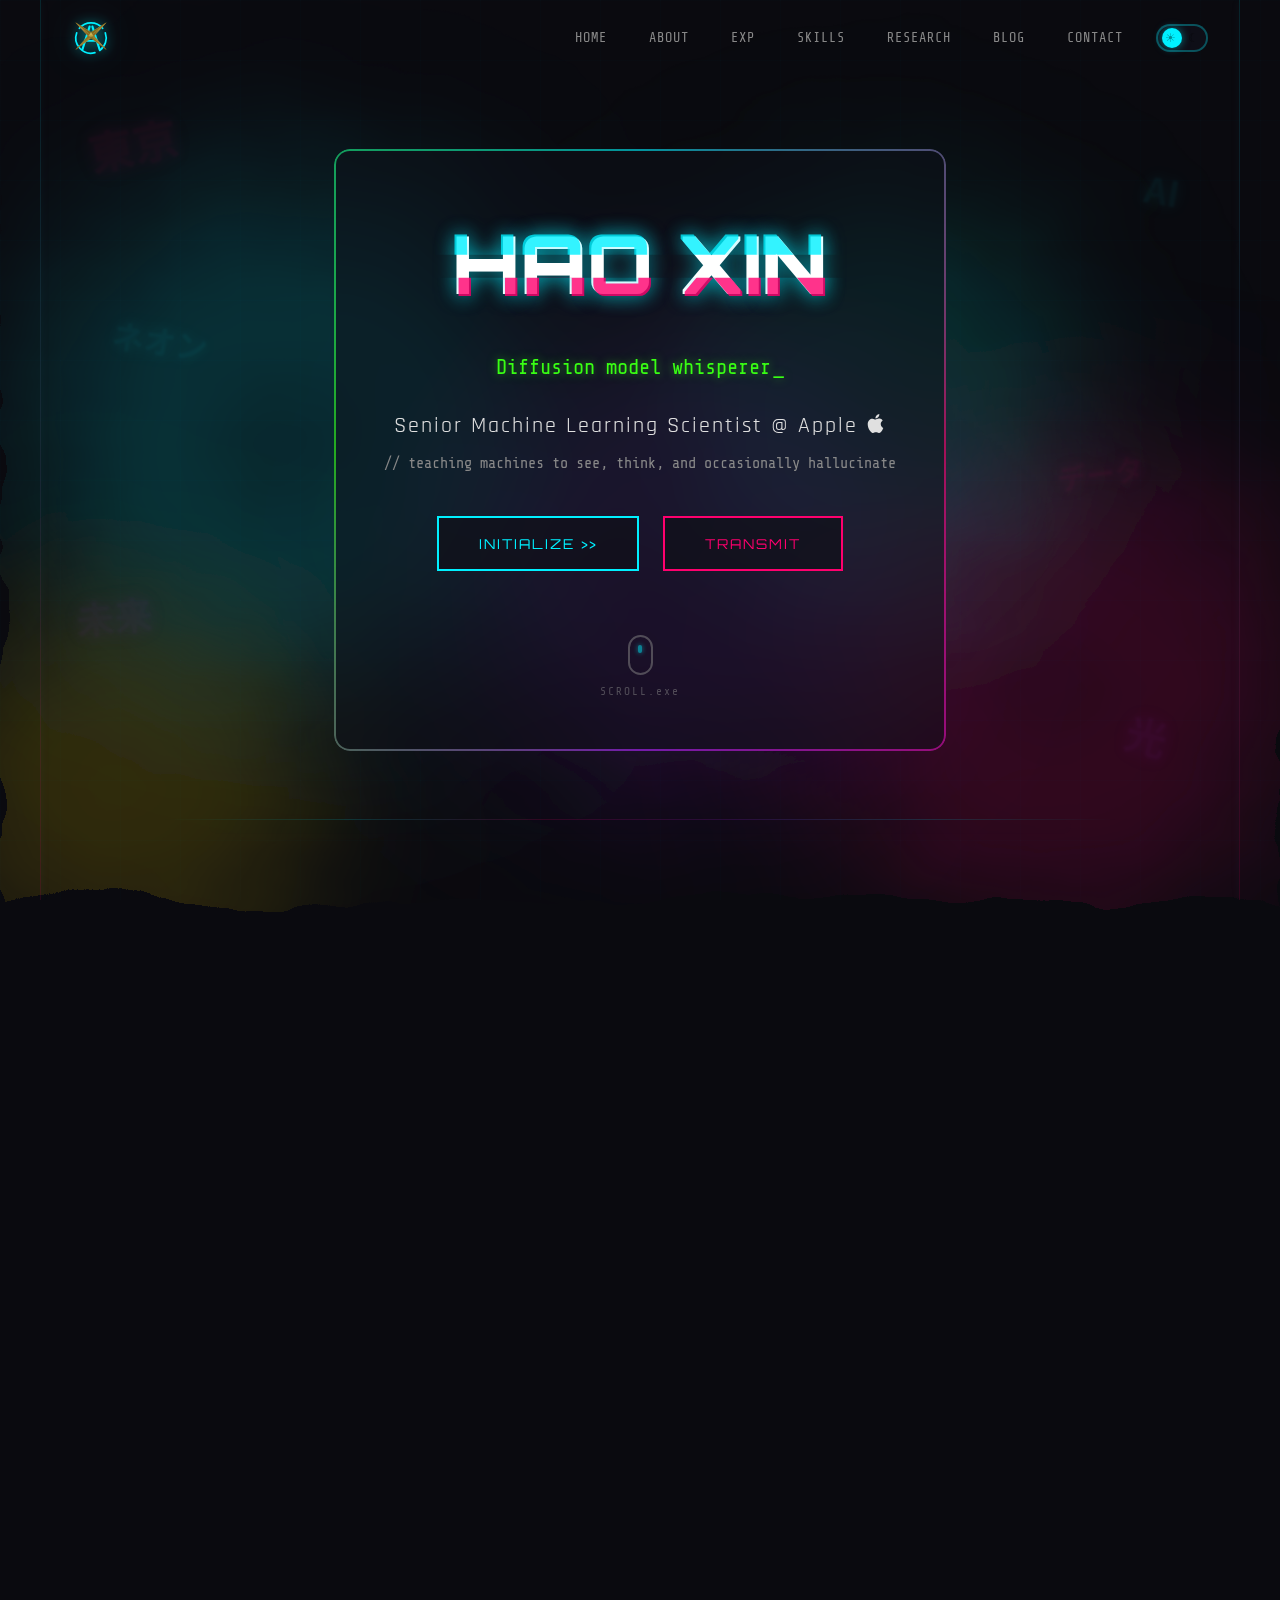
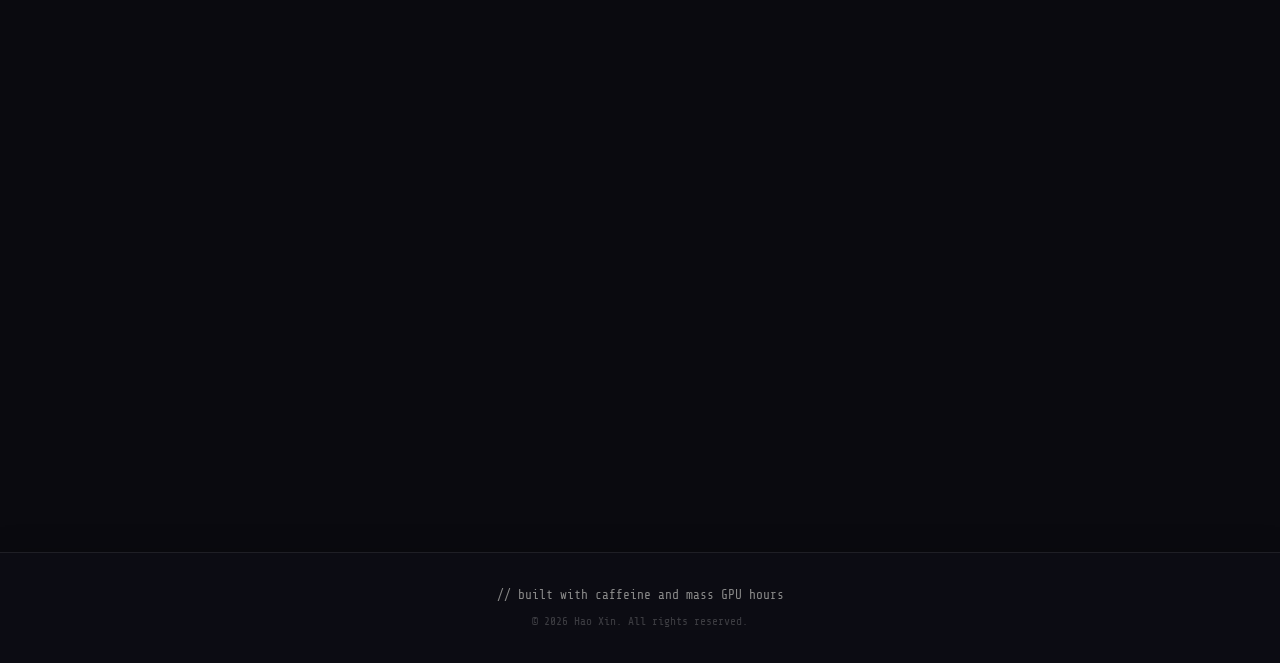
<file: index.html>
<!DOCTYPE html>
<html lang="en">
<head>
    <meta charset="UTF-8">
    <meta name="viewport" content="width=device-width, initial-scale=1.0">
    <title>Hao Xin | AI Research Scientist</title>
    <meta name="description" content="Hao Xin -- AI Research Scientist specializing in machine learning, diffusion models, and generative AI. Portfolio, publications, and technical blog.">
    <meta name="author" content="Hao Xin">
    <link rel="canonical" href="https://muserhao.github.io/">
    <!-- Open Graph -->
    <meta property="og:type" content="website">
    <meta property="og:title" content="Hao Xin | AI Research Scientist">
    <meta property="og:description" content="AI Research Scientist specializing in machine learning, diffusion models, and generative AI. Portfolio, publications, and technical blog.">
    <meta property="og:url" content="https://muserhao.github.io/">
    <meta property="og:site_name" content="Hao Xin">
    <!-- Twitter Card -->
    <meta name="twitter:card" content="summary">
    <meta name="twitter:title" content="Hao Xin | AI Research Scientist">
    <meta name="twitter:description" content="AI Research Scientist specializing in machine learning, diffusion models, and generative AI.">
    <!-- JSON-LD Structured Data -->
    <script type="application/ld+json">
    {
        "@context": "https://schema.org",
        "@type": "Person",
        "name": "Hao Xin",
        "url": "https://muserhao.github.io",
        "jobTitle": "AI Research Scientist",
        "knowsAbout": ["Machine Learning", "Diffusion Models", "Generative AI", "Reinforcement Learning", "GANs"]
    }
    </script>
    <link rel="icon" href="favicon.svg" type="image/svg+xml">
    <link rel="stylesheet" href="style.css">
    <link rel="stylesheet" href="blog/blog.css">
    <link rel="stylesheet" href="https://cdnjs.cloudflare.com/ajax/libs/font-awesome/6.5.0/css/all.min.css">
    <link href="https://fonts.googleapis.com/css2?family=Orbitron:wght@400;700;900&family=Rajdhani:wght@300;400;500;600;700&family=Share+Tech+Mono&display=swap" rel="stylesheet">
    <link href="https://fonts.googleapis.com/css2?family=Noto+Sans+JP:wght@700&display=swap&text=東京ネオン未来AIデータ光" rel="stylesheet">
    <script>
        (function(){var t=localStorage.getItem('theme')||'dark';document.documentElement.setAttribute('data-theme',t)})();
    </script>
</head>
<body>
    <!-- SVG liquid distortion filter -->
    <svg class="svg-filters" aria-hidden="true" style="position:absolute;width:0;height:0;">
        <defs>
            <filter id="liquid-distort" x="-20%" y="-20%" width="140%" height="140%">
                <feTurbulence id="liquid-turbulence" type="fractalNoise"
                    baseFrequency="0.006 0.009" numOctaves="4" seed="3" result="noise"/>
                <feDisplacementMap in="SourceGraphic" in2="noise"
                    scale="50" xChannelSelector="R" yChannelSelector="G"/>
            </filter>
        </defs>
    </svg>

    <!-- Animated background grid -->
    <div class="grid-bg"></div>

    <!-- Floating gradient orbs -->
    <div class="gradient-orbs" aria-hidden="true">
        <div class="orb orb-cyan"></div>
        <div class="orb orb-pink"></div>
        <div class="orb orb-purple"></div>
        <div class="orb orb-gold"></div>
        <div class="orb orb-teal"></div>
    </div>

    <!-- Floating particles -->
    <div id="particles"></div>

    <!-- Navigation -->
    <header>
        <nav>
            <div class="logo" aria-label="HAO.XIN">
                <svg class="logo-mark" viewBox="0 0 40 40" fill="none" xmlns="http://www.w3.org/2000/svg">
                    <defs>
                        <!-- Arm 1 ↖: top face, left bevel, right bevel -->
                        <linearGradient id="d1a" x1="100%" y1="100%" x2="0%" y2="0%">
                            <stop offset="0%" stop-color="#C8A840"/>
                            <stop offset="12%" stop-color="#D8C060"/>
                            <stop offset="28%" stop-color="#E8D888"/>
                            <stop offset="44%" stop-color="#F0E8B0"/>
                            <stop offset="55%" stop-color="#F8F0C8"/>
                            <stop offset="70%" stop-color="#E8D888"/>
                            <stop offset="100%" stop-color="#C8A840"/>
                        </linearGradient>
                        <linearGradient id="d1b" x1="0%" y1="0%" x2="100%" y2="100%">
                            <stop offset="0%" stop-color="#C8A840"/>
                            <stop offset="30%" stop-color="#B09030"/>
                            <stop offset="65%" stop-color="#987828"/>
                            <stop offset="100%" stop-color="#806020"/>
                        </linearGradient>
                        <linearGradient id="d1c" x1="0%" y1="100%" x2="100%" y2="0%">
                            <stop offset="0%" stop-color="#A08830"/>
                            <stop offset="35%" stop-color="#887020"/>
                            <stop offset="70%" stop-color="#706018"/>
                            <stop offset="100%" stop-color="#605010"/>
                        </linearGradient>
                        <!-- Arm 2 ↗: top face, left bevel, right bevel -->
                        <linearGradient id="d2a" x1="0%" y1="100%" x2="100%" y2="0%">
                            <stop offset="0%" stop-color="#C0A038"/>
                            <stop offset="14%" stop-color="#D0B858"/>
                            <stop offset="30%" stop-color="#E0D080"/>
                            <stop offset="46%" stop-color="#EEE4A8"/>
                            <stop offset="56%" stop-color="#F8F0C8"/>
                            <stop offset="70%" stop-color="#E0D080"/>
                            <stop offset="100%" stop-color="#C0A038"/>
                        </linearGradient>
                        <linearGradient id="d2b" x1="100%" y1="0%" x2="0%" y2="100%">
                            <stop offset="0%" stop-color="#D0B858"/>
                            <stop offset="28%" stop-color="#B09030"/>
                            <stop offset="60%" stop-color="#987828"/>
                            <stop offset="100%" stop-color="#806020"/>
                        </linearGradient>
                        <linearGradient id="d2c" x1="100%" y1="100%" x2="0%" y2="0%">
                            <stop offset="0%" stop-color="#A08830"/>
                            <stop offset="30%" stop-color="#908028"/>
                            <stop offset="65%" stop-color="#706018"/>
                            <stop offset="100%" stop-color="#605010"/>
                        </linearGradient>
                        <!-- Arm 3 ↘: top face, left bevel, right bevel -->
                        <linearGradient id="d3a" x1="0%" y1="0%" x2="100%" y2="100%">
                            <stop offset="0%" stop-color="#C8A840"/>
                            <stop offset="18%" stop-color="#D8C060"/>
                            <stop offset="36%" stop-color="#E8D888"/>
                            <stop offset="52%" stop-color="#F0E8B0"/>
                            <stop offset="62%" stop-color="#F8F0C8"/>
                            <stop offset="76%" stop-color="#E0D080"/>
                            <stop offset="100%" stop-color="#C0A038"/>
                        </linearGradient>
                        <linearGradient id="d3b" x1="0%" y1="100%" x2="100%" y2="0%">
                            <stop offset="0%" stop-color="#C8A840"/>
                            <stop offset="25%" stop-color="#B09030"/>
                            <stop offset="58%" stop-color="#987828"/>
                            <stop offset="100%" stop-color="#806020"/>
                        </linearGradient>
                        <linearGradient id="d3c" x1="100%" y1="0%" x2="0%" y2="100%">
                            <stop offset="0%" stop-color="#A08830"/>
                            <stop offset="32%" stop-color="#908028"/>
                            <stop offset="68%" stop-color="#706018"/>
                            <stop offset="100%" stop-color="#605010"/>
                        </linearGradient>
                        <!-- Arm 4 ↙: top face, left bevel, right bevel -->
                        <linearGradient id="d4a" x1="100%" y1="0%" x2="0%" y2="100%">
                            <stop offset="0%" stop-color="#C0A038"/>
                            <stop offset="20%" stop-color="#D0B858"/>
                            <stop offset="38%" stop-color="#E0D080"/>
                            <stop offset="54%" stop-color="#EEE4A8"/>
                            <stop offset="64%" stop-color="#F8F0C8"/>
                            <stop offset="78%" stop-color="#E8D888"/>
                            <stop offset="100%" stop-color="#C8A840"/>
                        </linearGradient>
                        <linearGradient id="d4b" x1="100%" y1="100%" x2="0%" y2="0%">
                            <stop offset="0%" stop-color="#D0B858"/>
                            <stop offset="28%" stop-color="#B09030"/>
                            <stop offset="62%" stop-color="#987828"/>
                            <stop offset="100%" stop-color="#806020"/>
                        </linearGradient>
                        <linearGradient id="d4c" x1="0%" y1="0%" x2="100%" y2="100%">
                            <stop offset="0%" stop-color="#A08830"/>
                            <stop offset="35%" stop-color="#908028"/>
                            <stop offset="70%" stop-color="#706018"/>
                            <stop offset="100%" stop-color="#605010"/>
                        </linearGradient>
                        <!-- Center hub diamond — metallic gold, pointing toward vanishing point -->
                        <linearGradient id="dHub" x1="50%" y1="100%" x2="50%" y2="0%">
                            <stop offset="0%" stop-color="#907828"/>
                            <stop offset="25%" stop-color="#A89038"/>
                            <stop offset="50%" stop-color="#C8A840"/>
                            <stop offset="75%" stop-color="#D8C060"/>
                            <stop offset="100%" stop-color="#E8D888"/>
                        </linearGradient>
                    </defs>
                    <!-- Broken circle: 3 arcs with kintsugi gaps -->
                    <path d="M24.14 35.45 A16 16 0 0 1 4.97 14.53" stroke="currentColor" stroke-width="1.8" stroke-linecap="round"/>
                    <path d="M7.75 9.72 A16 16 0 0 1 32.25 9.72" stroke="currentColor" stroke-width="1.8" stroke-linecap="round"/>
                    <path d="M35.03 14.53 A16 16 0 0 1 29.18 33.10" stroke="currentColor" stroke-width="1.8" stroke-linecap="round"/>
                    <!-- H: two converging paths within circle, approaching but never meeting -->
                    <line x1="11" y1="32" x2="18.5" y2="8" stroke="currentColor" stroke-width="2.2" stroke-linecap="round"/>
                    <line x1="21.5" y1="8" x2="29" y2="32" stroke="currentColor" stroke-width="2.2" stroke-linecap="round"/>
                    <line x1="14" y1="23" x2="26" y2="23" stroke="currentColor" stroke-width="2" stroke-linecap="round"/>
                    <!-- X: 4 hex-prism shards connecting to center hub -->
                    <!-- Hub: kite shape pointing up toward vanishing point -->
                    <!-- Arm 1 ↖  tip=(4,4) → edge (17,18)-(20,14) -->
                    <polygon points="4,4 17,18 20,14" fill="url(#d1a)" stroke="#806020" stroke-width="0.3" stroke-linejoin="miter"/>
                    <polygon points="4,4 17,18 18.5,16" fill="url(#d1b)" stroke="#806020" stroke-width="0.2" stroke-linejoin="miter"/>
                    <polygon points="4,4 20,14 18.5,16" fill="url(#d1c)" stroke="#806020" stroke-width="0.2" stroke-linejoin="miter"/>
                    <!-- Arm 2 ↗  tip=(36,4) → edge (20,14)-(23,18) -->
                    <polygon points="36,4 20,14 23,18" fill="url(#d2a)" stroke="#806020" stroke-width="0.3" stroke-linejoin="miter"/>
                    <polygon points="36,4 23,18 21.5,16" fill="url(#d2b)" stroke="#806020" stroke-width="0.2" stroke-linejoin="miter"/>
                    <polygon points="36,4 20,14 21.5,16" fill="url(#d2c)" stroke="#806020" stroke-width="0.2" stroke-linejoin="miter"/>
                    <!-- Arm 3 ↘  tip=(36,32) → edge (23,18)-(20,20) -->
                    <polygon points="36,32 23,18 20,20" fill="url(#d3a)" stroke="#806020" stroke-width="0.3" stroke-linejoin="miter"/>
                    <polygon points="36,32 23,18 21.5,19" fill="url(#d3b)" stroke="#806020" stroke-width="0.2" stroke-linejoin="miter"/>
                    <polygon points="36,32 20,20 21.5,19" fill="url(#d3c)" stroke="#806020" stroke-width="0.2" stroke-linejoin="miter"/>
                    <!-- Arm 4 ↙  tip=(4,32) → edge (20,20)-(17,18) -->
                    <polygon points="4,32 20,20 17,18" fill="url(#d4a)" stroke="#806020" stroke-width="0.3" stroke-linejoin="miter"/>
                    <polygon points="4,32 20,20 18.5,19" fill="url(#d4b)" stroke="#806020" stroke-width="0.2" stroke-linejoin="miter"/>
                    <polygon points="4,32 17,18 18.5,19" fill="url(#d4c)" stroke="#806020" stroke-width="0.2" stroke-linejoin="miter"/>
                    <!-- Center hub: kite pointing up toward vanishing point -->
                    <polygon points="20,14 23,18 20,20 17,18" fill="url(#dHub)" stroke="#806020" stroke-width="0.3" stroke-linejoin="miter"/>
                </svg>
            </div>
            <ul class="nav-links">
                <li><a href="#home" class="nav-link">HOME</a></li>
                <li><a href="#about" class="nav-link">ABOUT</a></li>
                <li><a href="#experience" class="nav-link">EXP</a></li>
                <li><a href="#skills" class="nav-link">SKILLS</a></li>
                <li><a href="#publications" class="nav-link">RESEARCH</a></li>
                <li><a href="blog/index.html" class="nav-link">BLOG</a></li>
                <li><a href="#contact" class="nav-link">CONTACT</a></li>
                <li>
                    <button class="theme-toggle" aria-label="Toggle theme">
                        <span class="theme-toggle-icon-light">&#9728;</span>
                        <span class="theme-toggle-slider"></span>
                        <span class="theme-toggle-icon-dark">&#9790;</span>
                    </button>
                </li>
            </ul>
            <div class="hamburger" id="hamburger">
                <span></span>
                <span></span>
                <span></span>
            </div>
        </nav>
    </header>

    <main>
        <!-- Hero Section -->
        <section id="home" class="hero">
            <!-- Tokyo neon decorative elements -->
            <div class="hero-neon-decor" aria-hidden="true">
                <!-- Floating kanji characters -->
                <span class="neon-kanji" style="top:12%;left:4%;--base-rotate:-12deg;font-size:2.8rem;color:var(--neon-pink);animation-delay:0s;">東京</span>
                <span class="neon-kanji" style="top:35%;left:6%;--base-rotate:8deg;font-size:2rem;color:var(--neon-cyan);animation-delay:1.5s;">ネオン</span>
                <span class="neon-kanji" style="top:65%;left:3%;--base-rotate:-5deg;font-size:2.4rem;color:var(--neon-purple);animation-delay:3s;">未来</span>
                <span class="neon-kanji" style="top:18%;right:5%;--base-rotate:10deg;font-size:2.2rem;color:var(--neon-cyan);animation-delay:0.8s;">AI</span>
                <span class="neon-kanji" style="top:50%;right:8%;--base-rotate:-8deg;font-size:1.8rem;color:var(--neon-pink);animation-delay:2.2s;">データ</span>
                <span class="neon-kanji" style="top:78%;right:6%;--base-rotate:15deg;font-size:2.6rem;color:var(--neon-purple);animation-delay:4s;">光</span>

                <!-- Vertical neon light strips -->
                <div class="neon-strip neon-strip-left"></div>
                <div class="neon-strip neon-strip-right"></div>

                <!-- Neon horizon line -->
                <div class="neon-horizon"></div>
            </div>

            <div class="hero-content">
                <div class="glitch-wrapper">
                    <h1 class="glitch" data-text="HAO XIN">HAO XIN</h1>
                </div>
                <div class="typewriter">
                    <p id="typewriter-text"></p>
                    <span class="cursor">_</span>
                </div>
                <p class="hero-subtitle">Senior Machine Learning Scientist @ Apple <svg class="apple-logo" viewBox="0 0 814 1000" xmlns="http://www.w3.org/2000/svg" style="display:inline-block;width:0.85em;height:0.85em;vertical-align:-0.05em;fill:currentColor;"><path d="M788.1 340.9c-5.8 4.5-108.2 62.2-108.2 190.5 0 148.4 130.3 200.9 134.2 202.2-.6 3.2-20.7 71.9-68.7 141.9-42.8 61.6-87.5 123.1-155.5 123.1s-85.5-39.5-164-39.5c-76.5 0-103.7 40.8-165.9 40.8s-105.6-57.8-155.5-127.4c-58.6-82-106.9-209.6-106.9-330.8 0-194.4 126.4-297.5 250.8-297.5 66.1 0 121.2 43.4 162.7 43.4 39.5 0 101.1-46 176.3-46 28.5 0 130.9 2.6 198.3 99.2zm-234-181.5c31.1-36.9 53.1-88.1 53.1-139.3 0-7.1-.6-14.3-1.9-20.1-50.6 1.9-110.8 33.7-147.1 75.8-28.5 32.4-55.1 83.6-55.1 135.5 0 7.8 1.3 15.6 1.9 18.1 3.2.6 8.4 1.3 13.6 1.3 45.4 0 103.6-30.4 135.5-71.3z"/></svg></p>
                <p class="hero-tagline">// teaching machines to see, think, and occasionally hallucinate</p>
                <div class="hero-buttons">
                    <a href="#about" class="btn neon-btn">INITIALIZE &gt;&gt;</a>
                    <a href="#contact" class="btn neon-btn alt">TRANSMIT</a>
                </div>
                <div class="scroll-indicator">
                    <div class="mouse">
                        <div class="wheel"></div>
                    </div>
                    <p>SCROLL.exe</p>
                </div>
            </div>
        </section>

        <!-- About Section -->
        <section id="about" class="about">
            <h2 class="section-title"><span class="title-decoration">&lt;</span> ABOUT.ME <span class="title-decoration">/&gt;</span></h2>

            <div class="intro-block">
                <p>
                    I'm a Senior Machine Learning Scientist at Apple, where I work on generative AI
                    and multi-modal systems in the AI/ML organization.
                </p>
                <p>
                    I received my Ph.D. in Statistics from Purdue University in 2022, advised by
                    Professor Michael Y. Zhu, where my dissertation focused on score-based generative
                    models for image-to-image regression. Prior to that, I earned my M.S. in Statistics
                    from the University of Wisconsin-Madison and my B.S. in Mathematics and Statistics
                    from Nankai University.
                </p>
                <p>
                    My research interests span diffusion models, large language models, and computer vision.
                    Currently, my work focuses on (i) generative modeling with diffusion and score-based methods,
                    including training, alignment, and distillation, (ii) post-training and alignment of
                    large language models and vision-language models through reinforcement learning and
                    preference optimization, and (iii) building end-to-end perception and multi-modal AI
                    systems that bridge research with production deployment.
                </p>
            </div>

            <div class="about-content">
                <div class="terminal-window">
                    <div class="terminal-header">
                        <span class="terminal-dot red"></span>
                        <span class="terminal-dot yellow"></span>
                        <span class="terminal-dot green"></span>
                        <span class="terminal-title">hao@universe:~/bio</span>
                    </div>
                    <div class="terminal-body">
                        <p class="terminal-line"><span class="prompt">$</span> cat self_description.txt</p>
                        <p class="terminal-output">
                            Hey there! I'm Hao -- a PhD-wielding research scientist who somehow convinced
                            Apple to let me build AI systems for a living. My day job involves making
                            diffusion models behave, wrangling large language models into being useful,
                            and pretending I understand why transformers work so well.
                        </p>
                        <p class="terminal-output">
                            I went from studying pure math and statistics (because I thought it would
                            be "fun") to training billion-parameter models on clusters of GPUs that
                            cost more per hour than my first car. No regrets.
                        </p>
                        <p class="terminal-line"><span class="prompt">$</span> cat fun_facts.json</p>
                        <p class="terminal-output">
                            {<br>
                            &nbsp;&nbsp;"origin": "Started with math at Nankai University",<br>
                            &nbsp;&nbsp;"evolution": "Math -> Stats -> ML -> Deep Learning -> GenAI",<br>
                            &nbsp;&nbsp;"current_status": "Teaching robots to coach humans at Apple",<br>
                            &nbsp;&nbsp;"gpu_hours_burned": "More than I'd like to admit",<br>
                            &nbsp;&nbsp;"coffee_dependency": true,<br>
                            &nbsp;&nbsp;"favorite_error": "CUDA out of memory"<br>
                            }
                        </p>
                        <p class="terminal-line"><span class="prompt">$</span> <span class="cursor-blink">_</span></p>
                    </div>
                </div>
                <div class="stats-grid">
                    <div class="stat-card" data-count="3">
                        <div class="stat-number" id="stat-pubs">0</div>
                        <div class="stat-label">PUBLICATIONS</div>
                        <div class="stat-icon"><i class="fas fa-file-alt"></i></div>
                    </div>
                    <div class="stat-card" data-count="9">
                        <div class="stat-number" id="stat-years">0</div>
                        <div class="stat-label">YEARS IN ML</div>
                        <div class="stat-icon"><i class="fas fa-brain"></i></div>
                    </div>
                    <div class="stat-card" data-count="3">
                        <div class="stat-number" id="stat-degrees">0</div>
                        <div class="stat-label">DEGREES</div>
                        <div class="stat-icon"><i class="fas fa-graduation-cap"></i></div>
                    </div>
                    <div class="stat-card" data-count="999">
                        <div class="stat-number" id="stat-gpu">0</div>
                        <div class="stat-label">GPU HOURS BURNED</div>
                        <div class="stat-icon"><i class="fas fa-fire"></i></div>
                    </div>
                </div>
            </div>
        </section>

        <!-- Experience Section -->
        <section id="experience" class="experience">
            <h2 class="section-title"><span class="title-decoration">&lt;</span> EXPERIENCE.LOG <span class="title-decoration">/&gt;</span></h2>
            <div class="timeline">
                <div class="timeline-item" data-aos="fade-right">
                    <div class="timeline-marker">
                        <i class="fab fa-apple"></i>
                    </div>
                    <div class="timeline-content neon-card">
                        <div class="timeline-header">
                            <h3>Senior ML Scientist</h3>
                            <span class="timeline-company">Apple Inc. // AI for Health</span>
                            <span class="timeline-date">Dec 2024 - Present</span>
                        </div>
                        <ul class="timeline-details">
                            <li>Building generative AI systems with diffusion models and reinforcement learning</li>
                            <li>Developing multi-modal AI applications combining vision and language models</li>
                            <li>Post-training and alignment of large language models at scale</li>
                            <li>Designing large-scale data pipelines and evaluation frameworks</li>
                        </ul>
                        <div class="tech-tags">
                            <span>PyTorch</span>
                            <span>Diffusion Models</span>
                            <span>LoRA</span>
                            <span>vLLM</span>
                            <span>RLHF</span>
                        </div>
                    </div>
                </div>
                <div class="timeline-item" data-aos="fade-left">
                    <div class="timeline-marker">
                        <svg class="walmart-spark" viewBox="0 0 100 100" xmlns="http://www.w3.org/2000/svg" style="width:1.5em;height:1.5em;fill:currentColor;"><defs><path id="wm-petal" d="M44 16 C44 11 46.5 7 50 7 C53.5 7 56 11 56 16 L55 33 C54.5 36 53 37.5 51.5 38 L48.5 38 C47 37.5 45.5 36 45 33 Z"/></defs><use href="#wm-petal"/><use href="#wm-petal" transform="rotate(60 50 50)"/><use href="#wm-petal" transform="rotate(120 50 50)"/><use href="#wm-petal" transform="rotate(180 50 50)"/><use href="#wm-petal" transform="rotate(240 50 50)"/><use href="#wm-petal" transform="rotate(300 50 50)"/></svg>
                    </div>
                    <div class="timeline-content neon-card">
                        <div class="timeline-header">
                            <h3>Senior Data Scientist</h3>
                            <span class="timeline-company">Walmart Global Tech // CV & GenAI</span>
                            <span class="timeline-date">Jul 2022 - Dec 2024</span>
                        </div>
                        <ul class="timeline-details">
                            <li>Built real-time 3D perception and scene understanding systems at scale</li>
                            <li>Developed generative AI pipelines for synthetic data and content creation</li>
                            <li>Architected LLM-powered retrieval and reasoning systems</li>
                            <li>Optimized ML inference for production deployment</li>
                        </ul>
                        <div class="tech-tags">
                            <span>Computer Vision</span>
                            <span>TensorRT</span>
                            <span>RAG</span>
                            <span>LLMs</span>
                            <span>GenAI</span>
                        </div>
                    </div>
                </div>
            </div>
        </section>

        <!-- Education Section -->
        <section id="education" class="education">
            <h2 class="section-title"><span class="title-decoration">&lt;</span> EDUCATION.SYS <span class="title-decoration">/&gt;</span></h2>
            <div class="edu-grid">
                <div class="edu-card neon-card">
                    <div class="edu-icon"><i class="fas fa-atom"></i></div>
                    <h3>Ph.D. in Statistics</h3>
                    <p class="edu-school">Purdue University</p>
                    <p class="edu-date">2017 - 2022</p>
                    <div class="edu-bar">
                        <div class="edu-bar-fill" style="--fill-width: 100%"></div>
                    </div>
                </div>
                <div class="edu-card neon-card">
                    <div class="edu-icon"><i class="fas fa-chart-line"></i></div>
                    <h3>M.S. in Statistics</h3>
                    <p class="edu-school">UW-Madison</p>
                    <p class="edu-date">2014 - 2016</p>
                    <div class="edu-bar">
                        <div class="edu-bar-fill" style="--fill-width: 75%"></div>
                    </div>
                </div>
                <div class="edu-card neon-card">
                    <div class="edu-icon"><i class="fas fa-square-root-variable"></i></div>
                    <h3>B.S. in Math & Stats</h3>
                    <p class="edu-school">Nankai University</p>
                    <p class="edu-date">2011 - 2015</p>
                    <div class="edu-bar">
                        <div class="edu-bar-fill" style="--fill-width: 50%"></div>
                    </div>
                </div>
            </div>
        </section>

        <!-- Skills Section -->
        <section id="skills" class="skills">
            <h2 class="section-title"><span class="title-decoration">&lt;</span> SKILLS.CONFIG <span class="title-decoration">/&gt;</span></h2>
            <div class="skills-categories">
                <div class="skill-category neon-card">
                    <h3><i class="fas fa-robot"></i> AI & ML</h3>
                    <div class="skill-items">
                        <span class="skill-tag" data-level="95">Diffusion Models</span>
                        <span class="skill-tag" data-level="90">LLMs & VLMs</span>
                        <span class="skill-tag" data-level="92">Computer Vision</span>
                        <span class="skill-tag" data-level="88">RLHF / DPO</span>
                        <span class="skill-tag" data-level="90">LoRA / QLoRA</span>
                        <span class="skill-tag" data-level="85">Reward Modeling</span>
                        <span class="skill-tag" data-level="88">Model Distillation</span>
                        <span class="skill-tag" data-level="90">Transformers</span>
                    </div>
                </div>
                <div class="skill-category neon-card">
                    <h3><i class="fas fa-server"></i> Infrastructure</h3>
                    <div class="skill-items">
                        <span class="skill-tag" data-level="90">Distributed Training</span>
                        <span class="skill-tag" data-level="85">DeepSpeed</span>
                        <span class="skill-tag" data-level="88">vLLM</span>
                        <span class="skill-tag" data-level="85">TensorRT</span>
                        <span class="skill-tag" data-level="80">Ray</span>
                        <span class="skill-tag" data-level="82">Docker / K8s</span>
                        <span class="skill-tag" data-level="80">AWS / GCP</span>
                    </div>
                </div>
                <div class="skill-category neon-card">
                    <h3><i class="fas fa-code"></i> Programming</h3>
                    <div class="skill-items">
                        <span class="skill-tag" data-level="95">Python</span>
                        <span class="skill-tag" data-level="92">PyTorch</span>
                        <span class="skill-tag" data-level="80">JAX</span>
                        <span class="skill-tag" data-level="85">Hugging Face</span>
                        <span class="skill-tag" data-level="70">C++</span>
                        <span class="skill-tag" data-level="65">CUDA</span>
                        <span class="skill-tag" data-level="75">SQL</span>
                    </div>
                </div>
                <div class="skill-category neon-card">
                    <h3><i class="fas fa-infinity"></i> Theory</h3>
                    <div class="skill-items">
                        <span class="skill-tag" data-level="92">Probability Theory</span>
                        <span class="skill-tag" data-level="90">Stochastic Processes</span>
                        <span class="skill-tag" data-level="88">Score Matching</span>
                        <span class="skill-tag" data-level="85">Bayesian Methods</span>
                        <span class="skill-tag" data-level="88">Statistical Inference</span>
                    </div>
                </div>
            </div>
        </section>

        <!-- Publications Section -->
        <section id="publications" class="publications">
            <h2 class="section-title"><span class="title-decoration">&lt;</span> RESEARCH.DB <span class="title-decoration">/&gt;</span></h2>
            <p class="research-focus">// focus: score-based diffusion models for 3D regression tasks</p>
            <div class="pub-list">
                <div class="pub-card neon-card">
                    <div class="pub-year">2024</div>
                    <div class="pub-content">
                        <h3>Generative Image-to-Image Regression Based on Score Matching Models</h3>
                        <p class="pub-authors"><strong>H. Xin</strong></p>
                        <p class="pub-venue">Purdue University Graduate School -- Ph.D. Thesis</p>
                    </div>
                    <div class="pub-link"><a href="https://doi.org/10.25394/PGS.22242529.v1" target="_blank" rel="noopener noreferrer"><i class="fas fa-external-link-alt"></i></a></div>
                </div>
                <div class="pub-card neon-card">
                    <div class="pub-year">2022</div>
                    <div class="pub-content">
                        <h3>Score-based Image-to-Image Regression with Synchronized Diffusion</h3>
                        <p class="pub-authors"><strong>H. Xin</strong> and Michael Y. Zhu</p>
                        <p class="pub-venue">IEEE ICMLA 2022</p>
                    </div>
                </div>
                <div class="pub-card neon-card">
                    <div class="pub-year">2020</div>
                    <div class="pub-content">
                        <h3>Conditional Score Matching for Image to Image Regression</h3>
                        <p class="pub-authors"><strong>H. Xin</strong> and Michael Y. Zhu</p>
                        <p class="pub-venue">IEEE ICMLA 2020</p>
                    </div>
                </div>
            </div>
        </section>

        <!-- Blog Preview Section -->
        <section id="blog" class="blog-section">
            <h2 class="section-title"><span class="title-decoration">&lt;</span> BLOG.LATEST <span class="title-decoration">/&gt;</span></h2>
            <div class="blog-preview-grid" id="blog-preview-grid">
                <!-- Dynamically loaded from blog/index.html -->
            </div>
            <a href="blog/index.html" class="btn neon-btn view-all-btn">VIEW ALL POSTS &gt;&gt;</a>
        </section>

        <!-- Contact Section -->
        <section id="contact" class="contact">
            <h2 class="section-title"><span class="title-decoration">&lt;</span> CONTACT.IO <span class="title-decoration">/&gt;</span></h2>
            <div class="contact-content">
                <div class="contact-terminal neon-card">
                    <p class="terminal-line"><span class="prompt">$</span> echo "Let's connect!"</p>
                    <p class="terminal-output">Whether you want to talk about diffusion models, debate whether attention is really all you need, or just say hi -- my inbox is open.</p>
                    <p class="terminal-line"><span class="prompt">$</span> cat contact_info.txt</p>
                    <div class="contact-details">
                        <a href="mailto:hao9xin@gmail.com" class="contact-item">
                            <i class="fas fa-envelope"></i>
                            <span>hao9xin@gmail.com</span>
                        </a>
                    </div>
                </div>
                <div class="social-links">
                    <a href="https://github.com/MuserHao" target="_blank" rel="noopener noreferrer" class="social-icon" title="GitHub">
                        <i class="fab fa-github"></i>
                        <span class="social-label">GitHub</span>
                    </a>
                    <a href="https://www.linkedin.com/in/hao9xin/" target="_blank" rel="noopener noreferrer" class="social-icon" title="LinkedIn">
                        <i class="fab fa-linkedin"></i>
                        <span class="social-label">LinkedIn</span>
                    </a>
                    <a href="https://scholar.google.com/" target="_blank" rel="noopener noreferrer" class="social-icon" title="Google Scholar">
                        <i class="fas fa-graduation-cap"></i>
                        <span class="social-label">Scholar</span>
                    </a>
                </div>
            </div>
        </section>
    </main>

    <footer>
        <div class="footer-content">
            <p class="footer-text">// built with caffeine and mass GPU hours</p>
            <p class="footer-copy">&copy; 2026 Hao Xin. All rights reserved.</p>
        </div>
    </footer>

    <script src="shared.js"></script>
    <script>
        // ========== PAGE-SPECIFIC: PARTICLES (higher count for main page) ==========
        createParticles(50);

        // ========== TYPEWRITER ==========
        const phrases = [
            'Diffusion model whisperer',
            'Professional GPU babysitter',
            'Turning math into magic since 2014',
            'Score matching enthusiast',
            'LLM alignment specialist',
            'CUDA out of memory survivor',
            'PhD in stochastic overthinking'
        ];
        let phraseIndex = 0;
        let charIndex = 0;
        let isDeleting = false;
        const typewriterEl = document.getElementById('typewriter-text');

        function typeWriter() {
            const currentPhrase = phrases[phraseIndex];
            if (isDeleting) {
                typewriterEl.textContent = currentPhrase.substring(0, charIndex - 1);
                charIndex--;
            } else {
                typewriterEl.textContent = currentPhrase.substring(0, charIndex + 1);
                charIndex++;
            }

            let speed = isDeleting ? 30 : 70;

            if (!isDeleting && charIndex === currentPhrase.length) {
                speed = 2000;
                isDeleting = true;
            } else if (isDeleting && charIndex === 0) {
                isDeleting = false;
                phraseIndex = (phraseIndex + 1) % phrases.length;
                speed = 500;
            }

            setTimeout(typeWriter, speed);
        }
        typeWriter();

        // ========== COUNTER ANIMATION ==========
        function animateCounters() {
            const cards = document.querySelectorAll('.stat-card');
            cards.forEach(card => {
                const target = parseInt(card.getAttribute('data-count'));
                const numberEl = card.querySelector('.stat-number');
                const suffix = target === 999 ? '+' : '';
                let current = 0;
                const increment = Math.ceil(target / 60);
                const timer = setInterval(() => {
                    current += increment;
                    if (current >= target) {
                        current = target;
                        clearInterval(timer);
                    }
                    numberEl.textContent = current + suffix;
                }, 30);
            });
        }

        // ========== ABOUT SECTION OBSERVER ==========
        const aboutObserver = new IntersectionObserver((entries) => {
            entries.forEach(entry => {
                if (entry.isIntersecting && entry.target.classList.contains('about')) {
                    animateCounters();
                }
            });
        }, { threshold: 0.2 });
        const aboutSection = document.querySelector('.about');
        if (aboutSection) aboutObserver.observe(aboutSection);

        // ========== SMOOTH SCROLL ==========
        document.querySelectorAll('a[href^="#"]').forEach(anchor => {
            anchor.addEventListener('click', function (e) {
                e.preventDefault();
                const target = document.querySelector(this.getAttribute('href'));
                if (target) {
                    target.scrollIntoView({ behavior: 'smooth', block: 'start' });
                }
                document.querySelector('.nav-links').classList.remove('active');
                document.getElementById('hamburger').classList.remove('active');
            });
        });

        // ========== DYNAMIC BLOG PREVIEW ==========
        (function loadBlogPreview() {
            const grid = document.getElementById('blog-preview-grid');
            if (!grid) return;
            fetch('blog/index.html')
                .then(r => r.text())
                .then(html => {
                    const doc = new DOMParser().parseFromString(html, 'text/html');
                    const cards = doc.querySelectorAll('.blog-card');
                    const max = 3;
                    for (let i = 0; i < Math.min(cards.length, max); i++) {
                        const card = cards[i].cloneNode(true);
                        // Fix relative href: "posts/..." → "blog/posts/..."
                        const href = card.getAttribute('href');
                        if (href && !href.startsWith('blog/') && !href.startsWith('/') && !href.startsWith('http')) {
                            card.setAttribute('href', 'blog/' + href);
                        }
                        grid.appendChild(card);
                    }
                })
                .catch(() => {
                    // Fallback: show a link to the blog
                    grid.innerHTML = '<p style="color:var(--text-secondary);font-family:var(--font-mono);text-align:center;">Could not load posts. <a href="blog/index.html" style="color:var(--neon-cyan);">Visit the blog &rarr;</a></p>';
                });
        })();

        // ========== SKILL TAG HOVER EFFECT ==========
        document.querySelectorAll('.skill-tag').forEach(tag => {
            tag.addEventListener('mouseenter', function() {
                const level = this.getAttribute('data-level');
                this.style.setProperty('--skill-level', level + '%');
            });
        });

        // ========== NEON CARD TILT EFFECT ==========
        document.querySelectorAll('.neon-card').forEach(card => {
            card.addEventListener('mousemove', (e) => {
                const rect = card.getBoundingClientRect();
                const x = e.clientX - rect.left;
                const y = e.clientY - rect.top;
                const centerX = rect.width / 2;
                const centerY = rect.height / 2;
                const rotateX = (y - centerY) / 20;
                const rotateY = (centerX - x) / 20;
                card.style.transform = `perspective(1000px) rotateX(${rotateX}deg) rotateY(${rotateY}deg) translateZ(10px)`;
            });
            card.addEventListener('mouseleave', () => {
                card.style.transform = 'perspective(1000px) rotateX(0) rotateY(0) translateZ(0)';
            });
        });
    </script>
</body>
</html>
</file>
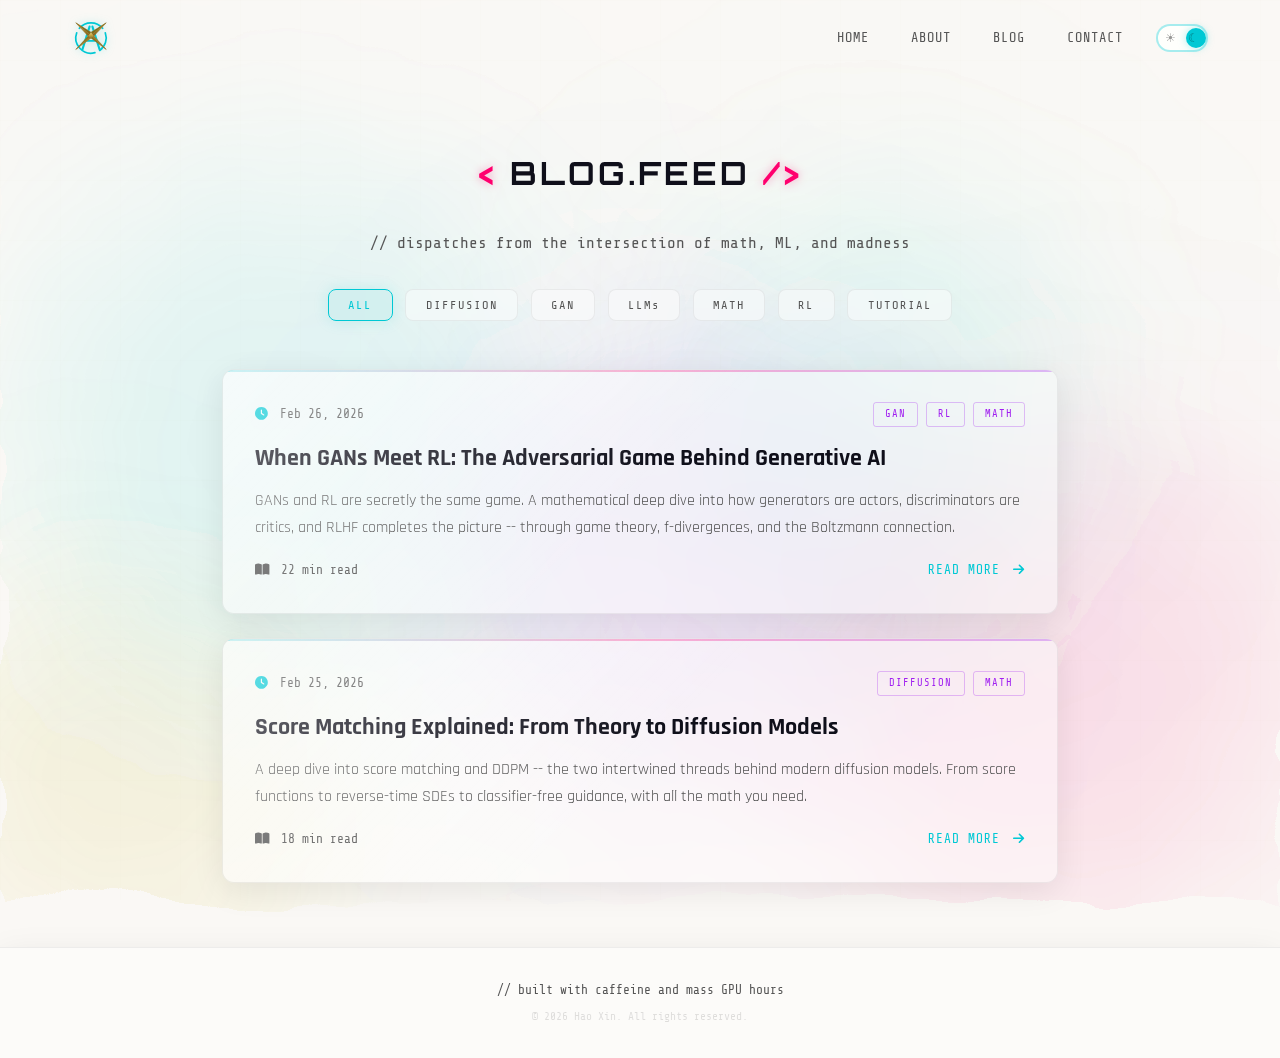
<file: blog/index.html>
<!DOCTYPE html>
<html lang="en">
<head>
    <meta charset="UTF-8">
    <meta name="viewport" content="width=device-width, initial-scale=1.0">
    <title>Blog | Hao Xin</title>
    <meta name="description" content="Technical blog by Hao Xin covering machine learning, diffusion models, GANs, reinforcement learning, and the math behind modern AI.">
    <meta name="author" content="Hao Xin">
    <link rel="canonical" href="https://muserhao.github.io/blog/">
    <!-- Open Graph -->
    <meta property="og:type" content="website">
    <meta property="og:title" content="Blog | Hao Xin">
    <meta property="og:description" content="Technical blog covering machine learning, diffusion models, GANs, reinforcement learning, and the math behind modern AI.">
    <meta property="og:url" content="https://muserhao.github.io/blog/">
    <meta property="og:site_name" content="Hao Xin">
    <!-- Twitter Card -->
    <meta name="twitter:card" content="summary">
    <meta name="twitter:title" content="Blog | Hao Xin">
    <meta name="twitter:description" content="Technical blog covering machine learning, diffusion models, GANs, reinforcement learning, and the math behind modern AI.">
    <link rel="icon" href="../favicon.svg" type="image/svg+xml">
    <link rel="stylesheet" href="../style.css">
    <link rel="stylesheet" href="blog.css">
    <link rel="stylesheet" href="https://cdnjs.cloudflare.com/ajax/libs/font-awesome/6.5.0/css/all.min.css">
    <link href="https://fonts.googleapis.com/css2?family=Orbitron:wght@400;700;900&family=Rajdhani:wght@300;400;500;600;700&family=Share+Tech+Mono&display=swap" rel="stylesheet">
    <script>
        (function(){var t=localStorage.getItem('theme')||(window.matchMedia('(prefers-color-scheme:light)').matches?'light':'dark');document.documentElement.setAttribute('data-theme',t)})();
    </script>
</head>
<body>
    <!-- SVG liquid distortion filter -->
    <svg class="svg-filters" aria-hidden="true" style="position:absolute;width:0;height:0;">
        <defs>
            <filter id="liquid-distort" x="-20%" y="-20%" width="140%" height="140%">
                <feTurbulence id="liquid-turbulence" type="fractalNoise"
                    baseFrequency="0.006 0.009" numOctaves="4" seed="3" result="noise"/>
                <feDisplacementMap in="SourceGraphic" in2="noise"
                    scale="50" xChannelSelector="R" yChannelSelector="G"/>
            </filter>
        </defs>
    </svg>

    <div class="grid-bg"></div>

    <!-- Floating gradient orbs -->
    <div class="gradient-orbs" aria-hidden="true">
        <div class="orb orb-cyan"></div>
        <div class="orb orb-pink"></div>
        <div class="orb orb-purple"></div>
        <div class="orb orb-gold"></div>
        <div class="orb orb-teal"></div>
    </div>

    <div id="particles"></div>

    <header>
        <nav>
            <a href="../index.html" class="logo" aria-label="HAO.XIN">
                <svg class="logo-mark" viewBox="0 0 40 40" fill="none" xmlns="http://www.w3.org/2000/svg">
                    <defs>
                        <linearGradient id="d1a" x1="100%" y1="100%" x2="0%" y2="0%">
                            <stop offset="0%" stop-color="#C8A840"/>
                            <stop offset="12%" stop-color="#D8C060"/>
                            <stop offset="28%" stop-color="#E8D888"/>
                            <stop offset="44%" stop-color="#F0E8B0"/>
                            <stop offset="55%" stop-color="#F8F0C8"/>
                            <stop offset="70%" stop-color="#E8D888"/>
                            <stop offset="100%" stop-color="#C8A840"/>
                        </linearGradient>
                        <linearGradient id="d1b" x1="0%" y1="0%" x2="100%" y2="100%">
                            <stop offset="0%" stop-color="#C8A840"/>
                            <stop offset="30%" stop-color="#B09030"/>
                            <stop offset="65%" stop-color="#987828"/>
                            <stop offset="100%" stop-color="#806020"/>
                        </linearGradient>
                        <linearGradient id="d1c" x1="0%" y1="100%" x2="100%" y2="0%">
                            <stop offset="0%" stop-color="#A08830"/>
                            <stop offset="35%" stop-color="#887020"/>
                            <stop offset="70%" stop-color="#706018"/>
                            <stop offset="100%" stop-color="#605010"/>
                        </linearGradient>
                        <linearGradient id="d2a" x1="0%" y1="100%" x2="100%" y2="0%">
                            <stop offset="0%" stop-color="#C0A038"/>
                            <stop offset="14%" stop-color="#D0B858"/>
                            <stop offset="30%" stop-color="#E0D080"/>
                            <stop offset="46%" stop-color="#EEE4A8"/>
                            <stop offset="56%" stop-color="#F8F0C8"/>
                            <stop offset="70%" stop-color="#E0D080"/>
                            <stop offset="100%" stop-color="#C0A038"/>
                        </linearGradient>
                        <linearGradient id="d2b" x1="100%" y1="0%" x2="0%" y2="100%">
                            <stop offset="0%" stop-color="#D0B858"/>
                            <stop offset="28%" stop-color="#B09030"/>
                            <stop offset="60%" stop-color="#987828"/>
                            <stop offset="100%" stop-color="#806020"/>
                        </linearGradient>
                        <linearGradient id="d2c" x1="100%" y1="100%" x2="0%" y2="0%">
                            <stop offset="0%" stop-color="#A08830"/>
                            <stop offset="30%" stop-color="#908028"/>
                            <stop offset="65%" stop-color="#706018"/>
                            <stop offset="100%" stop-color="#605010"/>
                        </linearGradient>
                        <linearGradient id="d3a" x1="0%" y1="0%" x2="100%" y2="100%">
                            <stop offset="0%" stop-color="#C8A840"/>
                            <stop offset="18%" stop-color="#D8C060"/>
                            <stop offset="36%" stop-color="#E8D888"/>
                            <stop offset="52%" stop-color="#F0E8B0"/>
                            <stop offset="62%" stop-color="#F8F0C8"/>
                            <stop offset="76%" stop-color="#E0D080"/>
                            <stop offset="100%" stop-color="#C0A038"/>
                        </linearGradient>
                        <linearGradient id="d3b" x1="0%" y1="100%" x2="100%" y2="0%">
                            <stop offset="0%" stop-color="#C8A840"/>
                            <stop offset="25%" stop-color="#B09030"/>
                            <stop offset="58%" stop-color="#987828"/>
                            <stop offset="100%" stop-color="#806020"/>
                        </linearGradient>
                        <linearGradient id="d3c" x1="100%" y1="0%" x2="0%" y2="100%">
                            <stop offset="0%" stop-color="#A08830"/>
                            <stop offset="32%" stop-color="#908028"/>
                            <stop offset="68%" stop-color="#706018"/>
                            <stop offset="100%" stop-color="#605010"/>
                        </linearGradient>
                        <linearGradient id="d4a" x1="100%" y1="0%" x2="0%" y2="100%">
                            <stop offset="0%" stop-color="#C0A038"/>
                            <stop offset="20%" stop-color="#D0B858"/>
                            <stop offset="38%" stop-color="#E0D080"/>
                            <stop offset="54%" stop-color="#EEE4A8"/>
                            <stop offset="64%" stop-color="#F8F0C8"/>
                            <stop offset="78%" stop-color="#E8D888"/>
                            <stop offset="100%" stop-color="#C8A840"/>
                        </linearGradient>
                        <linearGradient id="d4b" x1="100%" y1="100%" x2="0%" y2="0%">
                            <stop offset="0%" stop-color="#D0B858"/>
                            <stop offset="28%" stop-color="#B09030"/>
                            <stop offset="62%" stop-color="#987828"/>
                            <stop offset="100%" stop-color="#806020"/>
                        </linearGradient>
                        <linearGradient id="d4c" x1="0%" y1="0%" x2="100%" y2="100%">
                            <stop offset="0%" stop-color="#A08830"/>
                            <stop offset="35%" stop-color="#908028"/>
                            <stop offset="70%" stop-color="#706018"/>
                            <stop offset="100%" stop-color="#605010"/>
                        </linearGradient>
                        <linearGradient id="dHub" x1="50%" y1="100%" x2="50%" y2="0%">
                            <stop offset="0%" stop-color="#907828"/>
                            <stop offset="25%" stop-color="#A89038"/>
                            <stop offset="50%" stop-color="#C8A840"/>
                            <stop offset="75%" stop-color="#D8C060"/>
                            <stop offset="100%" stop-color="#E8D888"/>
                        </linearGradient>
                    </defs>
                    <path d="M24.14 35.45 A16 16 0 0 1 4.97 14.53" stroke="currentColor" stroke-width="1.8" stroke-linecap="round"/>
                    <path d="M7.75 9.72 A16 16 0 0 1 32.25 9.72" stroke="currentColor" stroke-width="1.8" stroke-linecap="round"/>
                    <path d="M35.03 14.53 A16 16 0 0 1 29.18 33.10" stroke="currentColor" stroke-width="1.8" stroke-linecap="round"/>
                    <line x1="11" y1="32" x2="18.5" y2="8" stroke="currentColor" stroke-width="2.2" stroke-linecap="round"/>
                    <line x1="21.5" y1="8" x2="29" y2="32" stroke="currentColor" stroke-width="2.2" stroke-linecap="round"/>
                    <line x1="14" y1="23" x2="26" y2="23" stroke="currentColor" stroke-width="2" stroke-linecap="round"/>
                    <polygon points="4,4 17,18 20,14" fill="url(#d1a)" stroke="#806020" stroke-width="0.3" stroke-linejoin="miter"/>
                    <polygon points="4,4 17,18 18.5,16" fill="url(#d1b)" stroke="#806020" stroke-width="0.2" stroke-linejoin="miter"/>
                    <polygon points="4,4 20,14 18.5,16" fill="url(#d1c)" stroke="#806020" stroke-width="0.2" stroke-linejoin="miter"/>
                    <polygon points="36,4 20,14 23,18" fill="url(#d2a)" stroke="#806020" stroke-width="0.3" stroke-linejoin="miter"/>
                    <polygon points="36,4 23,18 21.5,16" fill="url(#d2b)" stroke="#806020" stroke-width="0.2" stroke-linejoin="miter"/>
                    <polygon points="36,4 20,14 21.5,16" fill="url(#d2c)" stroke="#806020" stroke-width="0.2" stroke-linejoin="miter"/>
                    <polygon points="36,32 23,18 20,20" fill="url(#d3a)" stroke="#806020" stroke-width="0.3" stroke-linejoin="miter"/>
                    <polygon points="36,32 23,18 21.5,19" fill="url(#d3b)" stroke="#806020" stroke-width="0.2" stroke-linejoin="miter"/>
                    <polygon points="36,32 20,20 21.5,19" fill="url(#d3c)" stroke="#806020" stroke-width="0.2" stroke-linejoin="miter"/>
                    <polygon points="4,32 20,20 17,18" fill="url(#d4a)" stroke="#806020" stroke-width="0.3" stroke-linejoin="miter"/>
                    <polygon points="4,32 20,20 18.5,19" fill="url(#d4b)" stroke="#806020" stroke-width="0.2" stroke-linejoin="miter"/>
                    <polygon points="4,32 17,18 18.5,19" fill="url(#d4c)" stroke="#806020" stroke-width="0.2" stroke-linejoin="miter"/>
                    <polygon points="20,14 23,18 20,20 17,18" fill="url(#dHub)" stroke="#806020" stroke-width="0.3" stroke-linejoin="miter"/>
                </svg>
            </a>
            <ul class="nav-links">
                <li><a href="../index.html" class="nav-link">HOME</a></li>
                <li><a href="../index.html#about" class="nav-link">ABOUT</a></li>
                <li><a href="index.html" class="nav-link active">BLOG</a></li>
                <li><a href="../index.html#contact" class="nav-link">CONTACT</a></li>
                <li>
                    <button class="theme-toggle" aria-label="Toggle theme">
                        <span class="theme-toggle-icon-light">&#9728;</span>
                        <span class="theme-toggle-slider"></span>
                        <span class="theme-toggle-icon-dark">&#9790;</span>
                    </button>
                </li>
            </ul>
            <div class="hamburger" id="hamburger">
                <span></span>
                <span></span>
                <span></span>
            </div>
        </nav>
    </header>

    <main class="blog-main">
        <section class="blog-hero">
            <h1 class="section-title"><span class="title-decoration">&lt;</span> BLOG.FEED <span class="title-decoration">/&gt;</span></h1>
            <p class="blog-hero-subtitle">// dispatches from the intersection of math, ML, and madness</p>
        </section>

        <section class="blog-filter">
            <button class="filter-btn active" data-filter="all">ALL</button>
            <button class="filter-btn" data-filter="diffusion">DIFFUSION</button>
            <button class="filter-btn" data-filter="gan">GAN</button>
            <button class="filter-btn" data-filter="llm">LLMs</button>
            <button class="filter-btn" data-filter="math">MATH</button>
            <button class="filter-btn" data-filter="rl">RL</button>
            <button class="filter-btn" data-filter="tutorial">TUTORIAL</button>
        </section>

        <section class="blog-list">
            <!-- Post 2 -->
            <a href="posts/gan-meets-rl.html" class="blog-card neon-card" data-tags="gan rl math llm">
                <div class="blog-card-header">
                    <time class="blog-date" datetime="2026-02-26"><i class="fas fa-clock"></i> Feb 26, 2026</time>
                    <div class="blog-tags">
                        <span class="blog-tag">GAN</span>
                        <span class="blog-tag">RL</span>
                        <span class="blog-tag">MATH</span>
                    </div>
                </div>
                <h2 class="blog-card-title">When GANs Meet RL: The Adversarial Game Behind Generative AI</h2>
                <p class="blog-card-excerpt">GANs and RL are secretly the same game. A mathematical deep dive into how generators are actors, discriminators are critics, and RLHF completes the picture -- through game theory, f-divergences, and the Boltzmann connection.</p>
                <div class="blog-card-footer">
                    <span class="read-time"><i class="fas fa-book-open"></i> 22 min read</span>
                    <span class="read-more">READ MORE <i class="fas fa-arrow-right"></i></span>
                </div>
            </a>

            <!-- Post 1 -->
            <a href="posts/score-matching-explained.html" class="blog-card neon-card" data-tags="diffusion math tutorial">
                <div class="blog-card-header">
                    <time class="blog-date" datetime="2026-02-25"><i class="fas fa-clock"></i> Feb 25, 2026</time>
                    <div class="blog-tags">
                        <span class="blog-tag">DIFFUSION</span>
                        <span class="blog-tag">MATH</span>
                    </div>
                </div>
                <h2 class="blog-card-title">Score Matching Explained: From Theory to Diffusion Models</h2>
                <p class="blog-card-excerpt">A deep dive into score matching and DDPM -- the two intertwined threads behind modern diffusion models. From score functions to reverse-time SDEs to classifier-free guidance, with all the math you need.</p>
                <div class="blog-card-footer">
                    <span class="read-time"><i class="fas fa-book-open"></i> 18 min read</span>
                    <span class="read-more">READ MORE <i class="fas fa-arrow-right"></i></span>
                </div>
            </a>
        </section>
    </main>

    <footer>
        <div class="footer-content">
            <p class="footer-text">// built with caffeine and mass GPU hours</p>
            <p class="footer-copy">&copy; 2026 Hao Xin. All rights reserved.</p>
        </div>
    </footer>

    <script src="../shared.js"></script>
    <script>
        // Page-specific: particles + filter
        createParticles(30);

        document.querySelectorAll('.filter-btn').forEach(btn => {
            btn.addEventListener('click', () => {
                document.querySelectorAll('.filter-btn').forEach(b => b.classList.remove('active'));
                btn.classList.add('active');
                const filter = btn.getAttribute('data-filter');
                document.querySelectorAll('.blog-card').forEach(card => {
                    if (filter === 'all' || card.getAttribute('data-tags').includes(filter)) {
                        card.style.display = '';
                    } else {
                        card.style.display = 'none';
                    }
                });
            });
        });
    </script>
</body>
</html>
</file>
<file: blog/blog.css>
/* ========== BLOG STYLES ========== */

/* Blog Hero */
.blog-main {
    padding-top: 100px;
}

.blog-hero {
    text-align: center;
    padding: 3rem 2rem 1rem;
    max-width: 1200px;
    margin: 0 auto;
    opacity: 1 !important;
    transform: none !important;
}

.blog-hero-subtitle {
    font-family: var(--font-mono);
    font-size: 1rem;
    color: var(--text-secondary);
    margin-top: -2rem;
}

/* Filter Buttons */
.blog-filter {
    display: flex;
    justify-content: center;
    gap: 0.8rem;
    flex-wrap: wrap;
    padding: 1rem 2rem 2rem;
    max-width: 1200px;
    margin: 0 auto;
    opacity: 1 !important;
    transform: none !important;
}

.filter-btn {
    font-family: var(--font-mono);
    font-size: 0.75rem;
    letter-spacing: 2px;
    padding: 0.5rem 1.2rem;
    background: var(--glass-bg);
    backdrop-filter: blur(12px);
    -webkit-backdrop-filter: blur(12px);
    border: 1px solid var(--glass-border);
    color: var(--text-secondary);
    cursor: pointer;
    transition: all 0.3s ease;
    border-radius: 8px;
}

.filter-btn:hover,
.filter-btn.active {
    border-color: var(--neon-cyan);
    color: var(--neon-cyan);
    background: var(--cyan-glow-fill);
    box-shadow: 0 0 15px var(--cyan-glow-md);
}

/* Blog List */
.blog-list {
    max-width: 900px;
    margin: 0 auto;
    padding: 1rem 2rem 4rem;
    display: flex;
    flex-direction: column;
    gap: 1.5rem;
    opacity: 1 !important;
    transform: none !important;
}

/* Blog Card */
.blog-card {
    display: block;
    padding: 2rem;
    text-decoration: none;
    color: inherit;
    transition: all 0.3s ease;
}

.blog-card:hover {
    border-color: var(--border-hover);
    box-shadow: 0 0 40px var(--cyan-glow-sm), 0 0 80px var(--purple-glow-sm);
}

.blog-card-header {
    display: flex;
    justify-content: space-between;
    align-items: center;
    margin-bottom: 1rem;
    flex-wrap: wrap;
    gap: 0.5rem;
}

.blog-date {
    font-family: var(--font-mono);
    font-size: 0.8rem;
    color: var(--text-secondary);
}

.blog-date i {
    margin-right: 0.3rem;
    color: var(--neon-cyan);
}

.blog-tags {
    display: flex;
    gap: 0.5rem;
}

.blog-tag {
    font-family: var(--font-mono);
    font-size: 0.65rem;
    letter-spacing: 1px;
    padding: 0.2rem 0.7rem;
    border: 1px solid var(--purple-border-md);
    color: var(--neon-purple);
    border-radius: 3px;
}

.blog-card-title {
    font-family: var(--font-body);
    font-size: 1.5rem;
    font-weight: 700;
    color: var(--text-heading);
    margin-bottom: 0.8rem;
    line-height: 1.3;
    text-align: left;
}

.blog-card-title::after {
    display: none;
}

.blog-card-excerpt {
    font-family: var(--font-body);
    font-size: 1rem;
    color: var(--text-secondary);
    line-height: 1.7;
    margin-bottom: 1.2rem;
}

.blog-card-footer {
    display: flex;
    justify-content: space-between;
    align-items: center;
}

.read-time {
    font-family: var(--font-mono);
    font-size: 0.8rem;
    color: var(--text-secondary);
}

.read-time i {
    margin-right: 0.3rem;
}

.read-more {
    font-family: var(--font-mono);
    font-size: 0.8rem;
    color: var(--neon-cyan);
    letter-spacing: 1px;
    transition: all 0.3s ease;
}

.blog-card:hover .read-more {
    text-shadow: 0 0 8px var(--cyan-text-glow);
}

.read-more i {
    margin-left: 0.3rem;
    transition: transform 0.3s ease;
}

.blog-card:hover .read-more i {
    transform: translateX(4px);
}

/* ========== BLOG POST PAGE ========== */
.post-main {
    padding-top: 100px;
}

.post-header {
    max-width: 800px;
    margin: 0 auto;
    padding: 3rem 2rem 1rem;
    text-align: center;
    opacity: 1 !important;
    transform: none !important;
}

.post-meta {
    display: flex;
    justify-content: center;
    gap: 1.5rem;
    flex-wrap: wrap;
    margin-bottom: 1.5rem;
}

.post-title {
    font-family: var(--font-body);
    font-size: 2.4rem;
    font-weight: 700;
    color: var(--text-heading);
    line-height: 1.3;
    margin-bottom: 1rem;
}

.post-title::after {
    display: none;
}

.post-subtitle {
    font-family: var(--font-mono);
    font-size: 0.95rem;
    color: var(--text-secondary);
    margin-bottom: 2rem;
}

.post-divider {
    width: 100px;
    height: 2px;
    background: linear-gradient(90deg, var(--neon-cyan), var(--neon-pink));
    margin: 0 auto;
    box-shadow: 0 0 10px var(--cyan-glow-lg);
}

/* Post Content */
.post-content {
    max-width: 800px;
    margin: 0 auto;
    padding: 2rem 2rem 4rem;
    opacity: 1 !important;
    transform: none !important;
}

.post-content h2 {
    font-family: var(--font-display);
    font-size: 1.4rem;
    color: var(--neon-cyan);
    letter-spacing: 2px;
    margin-top: 3rem;
    margin-bottom: 1.5rem;
    text-align: left;
    text-shadow: 0 0 8px var(--cyan-glow-lg);
}

.post-content h2::after {
    margin: 0.8rem 0 0 0;
    background: linear-gradient(90deg, var(--neon-cyan), transparent);
    width: 80px;
}

.post-content h3 {
    font-family: var(--font-body);
    font-size: 1.2rem;
    font-weight: 700;
    color: var(--text-heading);
    margin-top: 2rem;
    margin-bottom: 1rem;
}

.post-content p {
    font-family: var(--font-body);
    font-size: 1.05rem;
    color: var(--text-primary);
    line-height: 1.9;
    margin-bottom: 1.2rem;
}

.post-content ul,
.post-content ol {
    margin-bottom: 1.2rem;
    padding-left: 1.5rem;
}

.post-content li {
    font-family: var(--font-body);
    font-size: 1.05rem;
    color: var(--text-primary);
    line-height: 1.8;
    margin-bottom: 0.5rem;
}

.post-content ul li::marker {
    color: var(--neon-cyan);
}

.post-content ol li::marker {
    color: var(--neon-pink);
    font-family: var(--font-mono);
}

.post-content a {
    color: var(--neon-cyan);
    border-bottom: 1px solid var(--border-hover);
    transition: all 0.3s ease;
}

.post-content a:hover {
    text-shadow: 0 0 8px var(--cyan-text-glow);
    border-bottom-color: var(--neon-cyan);
}

.post-content strong {
    color: var(--text-heading);
}

.post-content em {
    color: var(--neon-pink);
    font-style: italic;
}

/* Code blocks */
.post-content code {
    font-family: var(--font-mono);
    font-size: 0.9rem;
    background: var(--cyan-glow-fill);
    border: 1px solid var(--cyan-glow-md);
    padding: 0.15rem 0.5rem;
    border-radius: 3px;
    color: var(--neon-green);
}

.post-content pre {
    background: var(--glass-bg);
    backdrop-filter: blur(12px);
    -webkit-backdrop-filter: blur(12px);
    border: 1px solid var(--glass-border);
    border-radius: 12px;
    box-shadow: var(--glass-shadow);
    padding: 1.5rem;
    margin-bottom: 1.5rem;
    overflow-x: auto;
    position: relative;
}

.post-content pre code {
    background: none;
    border: none;
    padding: 0;
    font-size: 0.85rem;
    line-height: 1.7;
    color: var(--text-primary);
}

/* Math blocks */
.math-block {
    background: var(--glass-bg);
    backdrop-filter: blur(12px);
    -webkit-backdrop-filter: blur(12px);
    border: 1px solid var(--glass-border);
    border-radius: 12px;
    box-shadow: var(--glass-shadow);
    padding: 1.5rem;
    margin: 1.5rem 0;
    overflow-x: auto;
    text-align: center;
}

/* Blockquote */
.post-content blockquote {
    border-left: 3px solid var(--neon-pink);
    padding: 1rem 1.5rem;
    margin: 1.5rem 0;
    background: var(--glass-bg);
    backdrop-filter: blur(12px);
    -webkit-backdrop-filter: blur(12px);
    border-radius: 0 12px 12px 0;
    box-shadow: var(--glass-shadow);
}

.post-content blockquote p {
    color: var(--text-secondary);
    font-style: italic;
    margin-bottom: 0;
}

/* Definition / Info boxes */
.info-box {
    background: var(--glass-bg);
    backdrop-filter: blur(12px);
    -webkit-backdrop-filter: blur(12px);
    border: 1px solid var(--glass-border);
    border-radius: 12px;
    box-shadow: var(--glass-shadow);
    padding: 1.5rem;
    margin: 1.5rem 0;
}

.info-box .info-title {
    font-family: var(--font-display);
    font-size: 0.85rem;
    color: var(--neon-cyan);
    letter-spacing: 2px;
    margin-bottom: 0.8rem;
    text-shadow: 0 0 5px var(--cyan-glow-lg);
}

/* References */
.references {
    background: var(--glass-bg);
    backdrop-filter: blur(12px);
    -webkit-backdrop-filter: blur(12px);
    border: 1px solid var(--glass-border);
    border-radius: 12px;
    box-shadow: var(--glass-shadow);
    padding: 2rem;
    margin-top: 1rem;
}

.ref-list {
    list-style: none;
    padding: 0;
    counter-reset: ref-counter;
}

.ref-list li {
    counter-increment: ref-counter;
    position: relative;
    padding-left: 2.5rem;
    margin-bottom: 1.2rem;
    font-size: 0.92rem;
    line-height: 1.7;
    color: var(--text-secondary);
    border-left: 2px solid var(--border-subtle);
    padding-top: 0.2rem;
    padding-bottom: 0.2rem;
    transition: border-color 0.3s ease;
}

.ref-list li:hover {
    border-left-color: var(--neon-cyan);
}

.ref-list li::before {
    content: "[" counter(ref-counter) "]";
    position: absolute;
    left: 0.5rem;
    font-family: var(--font-mono);
    font-size: 0.8rem;
    color: var(--neon-cyan);
    text-shadow: 0 0 5px var(--cyan-glow-lg);
}

.ref-list li:last-child {
    margin-bottom: 0;
}

.ref-authors {
    color: var(--text-primary);
    font-weight: 600;
}

.ref-title {
    color: var(--text-heading);
    font-style: italic;
    margin: 0 0.3rem;
}

.ref-venue {
    color: var(--text-secondary);
    font-family: var(--font-body);
}

.ref-link {
    margin-left: 0.5rem;
    color: var(--neon-cyan) !important;
    border-bottom: none !important;
    font-size: 0.8rem;
    opacity: 0.6;
    transition: opacity 0.3s ease;
}

.ref-link:hover {
    opacity: 1;
}

/* Post navigation */
.post-nav {
    max-width: 800px;
    margin: 0 auto;
    padding: 2rem;
    display: flex;
    justify-content: space-between;
    border-top: 1px solid var(--border-subtle);
}

.post-nav a {
    font-family: var(--font-mono);
    font-size: 0.85rem;
    color: var(--neon-cyan);
    transition: all 0.3s ease;
    letter-spacing: 1px;
}

.post-nav a:hover {
    text-shadow: 0 0 8px var(--cyan-text-glow);
}

/* KaTeX overrides for neon theme */
.katex {
    color: var(--text-primary) !important;
    font-size: 1.1em !important;
}

.katex-display {
    margin: 1rem 0 !important;
}

.katex-display > .katex {
    color: var(--text-heading) !important;
}

/* Blog section on main page */
.blog-preview-grid {
    display: grid;
    grid-template-columns: repeat(auto-fit, minmax(350px, 1fr));
    gap: 1.5rem;
    max-width: 1000px;
    margin: 0 auto 2rem;
}

.blog-preview-card {
    display: block;
    padding: 1.5rem;
    text-decoration: none;
    color: inherit;
    transition: all 0.3s ease;
}

.blog-preview-card:hover {
    border-color: var(--border-hover);
    box-shadow: 0 0 30px var(--cyan-glow-sm);
}

.blog-preview-card .blog-card-title {
    font-size: 1.15rem;
    margin-bottom: 0.5rem;
}

.blog-preview-card .blog-card-excerpt {
    font-size: 0.9rem;
    display: -webkit-box;
    -webkit-line-clamp: 3;
    -webkit-box-orient: vertical;
    overflow: hidden;
}

.view-all-btn {
    display: block;
    text-align: center;
    margin: 0 auto;
    width: fit-content;
}

/* Responsive */
@media (max-width: 768px) {
    .post-title {
        font-size: 1.8rem;
    }

    .blog-card-title {
        font-size: 1.3rem;
    }

    .blog-preview-grid {
        grid-template-columns: 1fr;
    }

    .post-content pre {
        padding: 1rem;
    }
}

@media (max-width: 480px) {
    .post-title {
        font-size: 1.5rem;
    }
}
</file>
<file: style.css>
/* ========== IMPORTS & RESET ========== */
@import url('https://fonts.googleapis.com/css2?family=Orbitron:wght@400;700;900&family=Rajdhani:wght@300;400;500;600;700&family=Share+Tech+Mono&display=swap');

* {
    margin: 0;
    padding: 0;
    box-sizing: border-box;
}

/* ========== THEME VARIABLES ========== */
:root {
    /* Accent colors */
    --neon-pink: #ff006e;
    --neon-cyan: #00f0ff;
    --neon-purple: #b026ff;
    --neon-green: #39ff14;
    --neon-yellow: #ffd600;

    /* Backgrounds */
    --bg-dark: #0a0a0f;
    --bg-card: rgba(15, 15, 25, 0.85);
    --bg-terminal: rgba(10, 10, 20, 0.95);
    --bg-terminal-header: rgba(30, 30, 45, 0.9);

    /* Text */
    --text-primary: #e0e0e0;
    --text-secondary: #888;
    --text-heading: #fff;
    --text-faint: rgba(255, 255, 255, 0.2);

    /* Borders & glows */
    --border-subtle: rgba(0, 240, 255, 0.1);
    --border-hover: rgba(0, 240, 255, 0.3);
    --cyan-glow-sm: rgba(0, 240, 255, 0.05);
    --cyan-glow-md: rgba(0, 240, 255, 0.15);
    --cyan-glow-lg: rgba(0, 240, 255, 0.3);
    --cyan-glow-bg: rgba(0, 240, 255, 0.03);
    --cyan-glow-fill: rgba(0, 240, 255, 0.05);
    --cyan-glow-fill-hover: rgba(0, 240, 255, 0.1);
    --cyan-text-glow: rgba(0, 240, 255, 0.5);
    --pink-glow-sm: rgba(255, 0, 110, 0.05);
    --pink-glow-md: rgba(255, 0, 110, 0.1);
    --pink-glow-lg: rgba(255, 0, 110, 0.3);
    --pink-text-glow: rgba(255, 0, 110, 0.5);
    --pink-border: rgba(255, 0, 110, 0.2);
    --purple-glow-sm: rgba(176, 38, 255, 0.05);
    --purple-glow-md: rgba(176, 38, 255, 0.1);
    --purple-glow-lg: rgba(176, 38, 255, 0.2);
    --purple-text-glow: rgba(176, 38, 255, 0.5);
    --purple-border: rgba(176, 38, 255, 0.2);
    --purple-border-md: rgba(176, 38, 255, 0.3);
    --green-text-glow: rgba(57, 255, 20, 0.5);
    --grid-line: rgba(0, 240, 255, 0.03);
    --nav-bg: rgba(10, 10, 15, 0.95);
    --nav-mobile-bg: rgba(10, 10, 15, 0.98);
    --shadow-dark: rgba(0, 0, 0, 0.5);
    --bar-bg: rgba(255, 255, 255, 0.05);

    /* Cursor glow */
    --cursor-blend: screen;

    /* Glass */
    --glass-bg: rgba(15, 15, 25, 0.45);
    --glass-border: rgba(255, 255, 255, 0.08);
    --glass-border-hover: rgba(255, 255, 255, 0.15);
    --glass-blur: 16px;
    --glass-shadow: 0 8px 32px rgba(0, 0, 0, 0.3);
    --glass-highlight: linear-gradient(135deg, rgba(255,255,255,0.06) 0%, transparent 50%);

    /* Fonts */
    --font-display: 'Orbitron', sans-serif;
    --font-body: 'Rajdhani', sans-serif;
    --font-mono: 'Share Tech Mono', monospace;

    /* Theme transition */
    --theme-transition: background 0.4s ease, color 0.4s ease, border-color 0.4s ease, box-shadow 0.4s ease;
}

/* ========== LIGHT THEME ========== */
[data-theme="light"] {
    /* Vivid neon accents — same energy as dark mode */
    --neon-pink: #ff006e;
    --neon-cyan: #00c8d4;
    --neon-purple: #a020f0;
    --neon-green: #1a9e00;
    --neon-yellow: #c5a200;

    /* Warm cream backgrounds */
    --bg-dark: #faf8f5;
    --bg-card: rgba(255, 255, 252, 0.95);
    --bg-terminal: rgba(248, 246, 240, 0.98);
    --bg-terminal-header: rgba(235, 230, 220, 0.95);

    /* Dark navy text */
    --text-primary: #1e1e2e;
    --text-secondary: #555;
    --text-heading: #0f0f1a;
    --text-faint: rgba(0, 0, 0, 0.12);

    /* Borders & glows — slightly higher alphas for vivid accents on light bg */
    --border-subtle: rgba(0, 200, 212, 0.15);
    --border-hover: rgba(0, 200, 212, 0.35);
    --cyan-glow-sm: rgba(0, 200, 212, 0.08);
    --cyan-glow-md: rgba(0, 200, 212, 0.15);
    --cyan-glow-lg: rgba(0, 200, 212, 0.25);
    --cyan-glow-bg: rgba(0, 200, 212, 0.05);
    --cyan-glow-fill: rgba(0, 200, 212, 0.07);
    --cyan-glow-fill-hover: rgba(0, 200, 212, 0.12);
    --cyan-text-glow: rgba(0, 200, 212, 0.35);
    --pink-glow-sm: rgba(255, 0, 110, 0.07);
    --pink-glow-md: rgba(255, 0, 110, 0.12);
    --pink-glow-lg: rgba(255, 0, 110, 0.25);
    --pink-text-glow: rgba(255, 0, 110, 0.35);
    --pink-border: rgba(255, 0, 110, 0.2);
    --purple-glow-sm: rgba(160, 32, 240, 0.07);
    --purple-glow-md: rgba(160, 32, 240, 0.12);
    --purple-glow-lg: rgba(160, 32, 240, 0.2);
    --purple-text-glow: rgba(160, 32, 240, 0.35);
    --purple-border: rgba(160, 32, 240, 0.18);
    --purple-border-md: rgba(160, 32, 240, 0.28);
    --green-text-glow: rgba(26, 158, 0, 0.35);
    --grid-line: rgba(200, 180, 150, 0.06);
    --nav-bg: rgba(250, 248, 245, 0.95);
    --nav-mobile-bg: rgba(250, 248, 245, 0.98);
    --shadow-dark: rgba(0, 0, 0, 0.06);
    --bar-bg: rgba(0, 0, 0, 0.05);

    --cursor-blend: multiply;

    /* Glass */
    --glass-bg: rgba(255, 255, 255, 0.45);
    --glass-border: rgba(0, 0, 0, 0.06);
    --glass-border-hover: rgba(0, 0, 0, 0.12);
    --glass-blur: 16px;
    --glass-shadow: 0 8px 32px rgba(0, 0, 0, 0.08);
    --glass-highlight: linear-gradient(135deg, rgba(255,255,255,0.4) 0%, transparent 50%);
}

/* ========== LIGHT THEME OVERRIDES ========== */
[data-theme="light"] .neon-card:hover {
    box-shadow: 0 4px 20px rgba(0, 200, 212, 0.15), 0 2px 40px rgba(160, 32, 240, 0.08);
}

[data-theme="light"] .terminal-window {
    box-shadow: 0 2px 16px rgba(0, 0, 0, 0.07);
}

[data-theme="light"] .neon-btn:hover {
    box-shadow: 0 4px 18px rgba(0, 200, 212, 0.25);
}

[data-theme="light"] .neon-btn.alt:hover {
    box-shadow: 0 4px 18px rgba(255, 0, 110, 0.25);
}

[data-theme="light"] .glitch {
    text-shadow: 0 0 10px rgba(0, 200, 212, 0.2);
}

[data-theme="light"] .logo-mark {
    filter: drop-shadow(0 0 4px rgba(0, 200, 212, 0.25));
}

[data-theme="light"] .hero-content::before {
    opacity: 0.4;
}

[data-theme="light"] ::-webkit-scrollbar-track {
    background: #faf8f5;
}

/* Smooth transitions on theme switch */
body, header, .neon-card, .neon-btn, footer,
.terminal-window, .stat-card, .contact-item, .social-icon,
.skill-tag, .filter-btn, .intro-block, .gradient-orbs, .orb {
    transition: var(--theme-transition);
}

html {
    scroll-behavior: smooth;
}

body {
    font-family: var(--font-body);
    background: var(--bg-dark);
    color: var(--text-primary);
    line-height: 1.6;
    overflow-x: hidden;
    position: relative;
}

a {
    text-decoration: none;
    color: inherit;
}

ul {
    list-style: none;
}

::selection {
    background: var(--neon-pink);
    color: #fff;
}

/* ========== BACKGROUND GRID ========== */
.grid-bg {
    position: fixed;
    top: 0;
    left: 0;
    width: 100%;
    height: 100%;
    background-image:
        linear-gradient(var(--grid-line) 1px, transparent 1px),
        linear-gradient(90deg, var(--grid-line) 1px, transparent 1px);
    background-size: 60px 60px;
    z-index: 0;
    pointer-events: none;
    opacity: 0.4;
}

[data-theme="light"] .grid-bg {
    opacity: 0.3;
}

/* ========== PARTICLES ========== */
#particles {
    position: fixed;
    top: 0;
    left: 0;
    width: 100%;
    height: 100%;
    z-index: 0;
    pointer-events: none;
}

.particle {
    position: absolute;
    border-radius: 50%;
    opacity: 0;
    animation: float-particle linear infinite;
    box-shadow: 0 0 6px currentColor;
}

@keyframes float-particle {
    0% {
        opacity: 0;
        transform: translateY(0) translateX(0);
    }
    10% {
        opacity: 0.5;
    }
    90% {
        opacity: 0.3;
    }
    100% {
        opacity: 0;
        transform: translateY(-100vh) translateX(50px);
    }
}

/* ========== HEADER & NAV ========== */
header {
    position: fixed;
    top: 0;
    width: 100%;
    z-index: 1000;
    transition: all 0.3s ease;
    background: transparent;
}

header.scrolled {
    background: var(--glass-bg);
    backdrop-filter: blur(20px);
    -webkit-backdrop-filter: blur(20px);
    border-bottom: 1px solid var(--glass-border);
    box-shadow: var(--glass-shadow);
}

nav {
    display: flex;
    justify-content: space-between;
    align-items: center;
    max-width: 1200px;
    margin: 0 auto;
    padding: 1.2rem 2rem;
}

.logo {
    display: flex;
    align-items: center;
    color: var(--neon-cyan);
    position: relative;
}

.logo-mark {
    width: 38px;
    height: 38px;
    color: var(--neon-cyan);
    filter: drop-shadow(0 0 6px var(--cyan-text-glow)) drop-shadow(0 0 20px var(--cyan-glow-md));
    transition: all 0.3s ease;
}

.logo:hover .logo-mark {
    filter: drop-shadow(0 0 10px var(--neon-cyan)) drop-shadow(0 0 30px var(--cyan-glow-lg));
    transform: scale(1.08);
}

.nav-links {
    display: flex;
    gap: 0.5rem;
    align-items: center;
}

.nav-link {
    font-family: var(--font-mono);
    font-size: 0.85rem;
    color: var(--text-secondary);
    padding: 0.5rem 1rem;
    border: 1px solid transparent;
    transition: all 0.3s ease;
    letter-spacing: 1px;
    position: relative;
}

.nav-link:hover {
    color: var(--neon-cyan);
    border-color: var(--border-hover);
    text-shadow: 0 0 8px var(--cyan-text-glow);
    background: var(--cyan-glow-fill);
}

/* ========== THEME TOGGLE ========== */
.theme-toggle {
    width: 52px;
    height: 28px;
    border-radius: 14px;
    border: 2px solid var(--border-hover);
    background: var(--bg-card);
    cursor: pointer;
    position: relative;
    display: flex;
    align-items: center;
    padding: 0 4px;
    margin-left: 0.5rem;
    transition: border-color 0.3s ease, background 0.3s ease;
    flex-shrink: 0;
}

.theme-toggle:hover {
    border-color: var(--neon-cyan);
}

.theme-toggle-slider {
    width: 20px;
    height: 20px;
    border-radius: 50%;
    background: var(--neon-cyan);
    transition: transform 0.4s cubic-bezier(0.68, -0.55, 0.265, 1.55);
    display: flex;
    align-items: center;
    justify-content: center;
    font-size: 11px;
    box-shadow: 0 0 8px var(--cyan-text-glow);
}

[data-theme="light"] .theme-toggle-slider {
    transform: translateX(24px);
}

.theme-toggle-icon-dark,
.theme-toggle-icon-light {
    position: absolute;
    font-size: 12px;
    pointer-events: none;
    transition: opacity 0.3s ease;
}

.theme-toggle-icon-dark {
    right: 7px;
    opacity: 0.4;
}

.theme-toggle-icon-light {
    left: 7px;
    opacity: 0.4;
}

[data-theme="light"] .theme-toggle-icon-dark {
    opacity: 0.4;
}

[data-theme="light"] .theme-toggle-icon-light {
    opacity: 0.4;
}

/* Hamburger */
.hamburger {
    display: none;
    flex-direction: column;
    cursor: pointer;
    gap: 5px;
    z-index: 1001;
}

.hamburger span {
    width: 25px;
    height: 2px;
    background: var(--neon-cyan);
    transition: all 0.3s ease;
    box-shadow: 0 0 5px var(--neon-cyan);
}

.hamburger.active span:nth-child(1) {
    transform: rotate(45deg) translate(5px, 5px);
}

.hamburger.active span:nth-child(2) {
    opacity: 0;
}

.hamburger.active span:nth-child(3) {
    transform: rotate(-45deg) translate(5px, -5px);
}

/* ========== HERO SECTION ========== */
.hero {
    min-height: 100vh;
    display: flex;
    align-items: center;
    justify-content: center;
    text-align: center;
    position: relative;
    z-index: 1;
    padding: 2rem;
}

.hero-content {
    max-width: 800px;
}

/* Glitch Effect */
.glitch-wrapper {
    margin-bottom: 1.5rem;
}

.glitch {
    font-family: var(--font-display);
    font-size: 5rem;
    font-weight: 900;
    color: var(--text-heading);
    position: relative;
    text-shadow: 0 0 20px var(--cyan-text-glow);
    animation: glitch-skew 4s infinite linear alternate-reverse;
}

.glitch::before,
.glitch::after {
    content: attr(data-text);
    position: absolute;
    top: 0;
    left: 0;
    width: 100%;
    height: 100%;
}

.glitch::before {
    color: var(--neon-cyan);
    animation: glitch-effect 3s infinite;
    clip-path: polygon(0 0, 100% 0, 100% 45%, 0 45%);
    transform: translate(-2px, -2px);
    opacity: 0.8;
}

.glitch::after {
    color: var(--neon-pink);
    animation: glitch-effect 2s infinite;
    clip-path: polygon(0 60%, 100% 60%, 100% 100%, 0 100%);
    transform: translate(2px, 2px);
    opacity: 0.8;
}

@keyframes glitch-effect {
    0% { transform: translate(0); }
    20% { transform: translate(-3px, 3px); }
    40% { transform: translate(-3px, -3px); }
    60% { transform: translate(3px, 3px); }
    80% { transform: translate(3px, -3px); }
    100% { transform: translate(0); }
}

@keyframes glitch-skew {
    0% { transform: skew(0deg); }
    2% { transform: skew(1deg); }
    4% { transform: skew(0deg); }
    80% { transform: skew(0deg); }
    82% { transform: skew(-1deg); }
    84% { transform: skew(0deg); }
    100% { transform: skew(0deg); }
}

/* Typewriter */
.typewriter {
    display: flex;
    align-items: center;
    justify-content: center;
    font-family: var(--font-mono);
    font-size: 1.3rem;
    color: var(--neon-green);
    margin-bottom: 1.5rem;
    min-height: 2rem;
    text-shadow: 0 0 10px var(--green-text-glow);
}

.cursor {
    animation: blink 0.8s infinite;
    margin-left: 2px;
}

@keyframes blink {
    0%, 50% { opacity: 1; }
    51%, 100% { opacity: 0; }
}

.hero-subtitle {
    font-family: var(--font-body);
    font-size: 1.4rem;
    font-weight: 400;
    color: var(--text-primary);
    margin-bottom: 0.5rem;
    letter-spacing: 2px;
}

.hero-tagline {
    font-family: var(--font-mono);
    font-size: 0.95rem;
    color: var(--text-secondary);
    margin-bottom: 2.5rem;
}

/* Buttons */
.hero-buttons {
    display: flex;
    gap: 1.5rem;
    justify-content: center;
    margin-bottom: 4rem;
}

.neon-btn {
    font-family: var(--font-display);
    font-size: 0.85rem;
    letter-spacing: 2px;
    padding: 0.9rem 2.5rem;
    border: 2px solid var(--neon-cyan);
    color: var(--neon-cyan);
    background: var(--glass-bg);
    backdrop-filter: blur(8px);
    -webkit-backdrop-filter: blur(8px);
    position: relative;
    overflow: hidden;
    transition: all 0.3s ease;
    cursor: pointer;
    text-transform: uppercase;
}

.neon-btn::before {
    content: '';
    position: absolute;
    top: 0;
    left: -100%;
    width: 100%;
    height: 100%;
    background: linear-gradient(90deg, transparent, var(--cyan-glow-md), transparent);
    transition: left 0.5s ease;
}

.neon-btn:hover {
    background: var(--cyan-glow-fill-hover);
    box-shadow: 0 0 20px var(--cyan-glow-lg), inset 0 0 20px var(--cyan-glow-fill-hover);
    text-shadow: 0 0 8px var(--cyan-text-glow);
}

.neon-btn:hover::before {
    left: 100%;
}

.neon-btn.alt {
    border-color: var(--neon-pink);
    color: var(--neon-pink);
}

.neon-btn.alt:hover {
    background: var(--pink-glow-md);
    box-shadow: 0 0 20px var(--pink-glow-lg), inset 0 0 20px var(--pink-glow-md);
    text-shadow: 0 0 8px var(--pink-text-glow);
}

/* Scroll Indicator */
.scroll-indicator {
    display: flex;
    flex-direction: column;
    align-items: center;
    gap: 0.5rem;
    opacity: 0.5;
    animation: bounce 2s infinite;
}

.scroll-indicator p {
    font-family: var(--font-mono);
    font-size: 0.7rem;
    color: var(--text-secondary);
    letter-spacing: 2px;
}

.mouse {
    width: 25px;
    height: 40px;
    border: 2px solid var(--text-secondary);
    border-radius: 15px;
    position: relative;
}

.wheel {
    width: 4px;
    height: 8px;
    background: var(--neon-cyan);
    border-radius: 2px;
    position: absolute;
    top: 8px;
    left: 50%;
    transform: translateX(-50%);
    animation: scroll-wheel 2s infinite;
    box-shadow: 0 0 5px var(--neon-cyan);
}

@keyframes scroll-wheel {
    0% { opacity: 1; top: 8px; }
    100% { opacity: 0; top: 24px; }
}

@keyframes bounce {
    0%, 20%, 50%, 80%, 100% { transform: translateY(0); }
    40% { transform: translateY(-8px); }
    60% { transform: translateY(-4px); }
}

/* ========== SECTIONS COMMON ========== */
section {
    padding: 6rem 2rem;
    max-width: 1200px;
    margin: 0 auto;
    position: relative;
    z-index: 1;
    opacity: 0;
    transform: translateY(30px);
    transition: opacity 0.8s ease, transform 0.8s ease;
}

section.visible {
    opacity: 1;
    transform: translateY(0);
}

.section-title {
    font-family: var(--font-display);
    font-size: 2rem;
    text-align: center;
    margin-bottom: 4rem;
    color: var(--text-heading);
    letter-spacing: 3px;
}

.title-decoration {
    color: var(--neon-pink);
    text-shadow: 0 0 10px var(--pink-text-glow);
}

/* ========== INTRO BLOCK ========== */
.intro-block {
    max-width: 800px;
    margin: -2rem auto 3rem;
    padding: 2rem;
    border-left: 3px solid var(--neon-cyan);
    background: var(--glass-bg);
    backdrop-filter: blur(var(--glass-blur));
    -webkit-backdrop-filter: blur(var(--glass-blur));
    border-radius: 0 12px 12px 0;
    box-shadow: var(--glass-shadow);
}

.intro-block p {
    font-family: var(--font-body);
    font-size: 1.05rem;
    color: var(--text-primary);
    line-height: 1.9;
    margin-bottom: 1rem;
}

.intro-block p:last-child {
    margin-bottom: 0;
}

/* ========== NEON CARD ========== */
.neon-card {
    background: var(--glass-bg);
    backdrop-filter: blur(var(--glass-blur));
    -webkit-backdrop-filter: blur(var(--glass-blur));
    border: 1px solid var(--glass-border);
    border-radius: 12px;
    box-shadow: var(--glass-shadow);
    transition: all 0.4s ease;
    position: relative;
    overflow: hidden;
}

.neon-card::before {
    content: '';
    position: absolute;
    top: 0;
    left: 0;
    right: 0;
    height: 2px;
    background: linear-gradient(90deg, var(--neon-cyan), var(--neon-pink), var(--neon-purple));
    opacity: 0.3;
    transition: opacity 0.3s ease;
}

.neon-card::after {
    content: '';
    position: absolute;
    inset: 0;
    background: var(--glass-highlight);
    pointer-events: none;
    border-radius: 12px;
}

.neon-card:hover {
    border-color: var(--glass-border-hover);
    box-shadow: 0 0 30px var(--cyan-glow-sm), 0 0 60px var(--purple-glow-sm);
}

.neon-card:hover::before {
    opacity: 1;
}

/* ========== ABOUT SECTION ========== */
.about-content {
    display: grid;
    grid-template-columns: 1.2fr 0.8fr;
    gap: 3rem;
    align-items: start;
}

/* Terminal */
.terminal-window {
    background: var(--glass-bg);
    backdrop-filter: blur(20px);
    -webkit-backdrop-filter: blur(20px);
    border: 1px solid var(--glass-border);
    border-radius: 12px;
    overflow: hidden;
    box-shadow: var(--glass-shadow);
}

.terminal-header {
    background: rgba(255, 255, 255, 0.03);
    padding: 0.8rem 1rem;
    display: flex;
    align-items: center;
    gap: 0.5rem;
}

.terminal-dot {
    width: 12px;
    height: 12px;
    border-radius: 50%;
}

.terminal-dot.red { background: #ff5f57; }
.terminal-dot.yellow { background: #ffbd2e; }
.terminal-dot.green { background: #28c840; }

.terminal-title {
    font-family: var(--font-mono);
    font-size: 0.75rem;
    color: var(--text-secondary);
    margin-left: 0.5rem;
}

.terminal-body {
    padding: 1.5rem;
    font-family: var(--font-mono);
    font-size: 0.85rem;
    line-height: 1.8;
}

.terminal-line {
    color: var(--text-primary);
    margin-bottom: 0.3rem;
}

.prompt {
    color: var(--neon-green);
    margin-right: 0.5rem;
    text-shadow: 0 0 5px var(--green-text-glow);
}

.terminal-output {
    color: var(--text-secondary);
    margin-bottom: 1.2rem;
    padding-left: 1rem;
    border-left: 2px solid var(--border-subtle);
}

.cursor-blink {
    color: var(--neon-green);
    animation: blink 0.8s infinite;
}

/* Stats Grid */
.stats-grid {
    display: grid;
    grid-template-columns: 1fr 1fr;
    gap: 1.2rem;
}

.stat-card {
    background: var(--glass-bg);
    backdrop-filter: blur(var(--glass-blur));
    -webkit-backdrop-filter: blur(var(--glass-blur));
    border: 1px solid var(--glass-border);
    border-radius: 12px;
    box-shadow: var(--glass-shadow);
    padding: 1.5rem;
    text-align: center;
    position: relative;
    overflow: hidden;
    transition: all 0.3s ease;
}

.stat-card:hover {
    border-color: var(--neon-cyan);
    box-shadow: 0 0 20px var(--cyan-glow-md);
}

.stat-number {
    font-family: var(--font-display);
    font-size: 2.5rem;
    font-weight: 900;
    color: var(--neon-cyan);
    text-shadow: 0 0 15px var(--cyan-text-glow);
}

.stat-label {
    font-family: var(--font-mono);
    font-size: 0.7rem;
    color: var(--text-secondary);
    letter-spacing: 2px;
    margin-top: 0.3rem;
}

.stat-icon {
    position: absolute;
    top: 10px;
    right: 10px;
    color: var(--border-subtle);
    font-size: 1.5rem;
}

/* ========== EXPERIENCE SECTION ========== */
.timeline {
    position: relative;
    max-width: 900px;
    margin: 0 auto;
}

.timeline::before {
    content: '';
    position: absolute;
    left: 30px;
    top: 0;
    bottom: 0;
    width: 2px;
    background: linear-gradient(to bottom, var(--neon-cyan), var(--neon-pink), transparent);
    box-shadow: 0 0 10px var(--cyan-glow-lg);
}

.timeline-item {
    position: relative;
    padding-left: 80px;
    margin-bottom: 3rem;
}

.timeline-marker {
    position: absolute;
    left: 15px;
    top: 0;
    width: 32px;
    height: 32px;
    border-radius: 50%;
    background: var(--bg-dark);
    border: 2px solid var(--neon-cyan);
    display: flex;
    align-items: center;
    justify-content: center;
    color: var(--neon-cyan);
    font-size: 0.8rem;
    box-shadow: 0 0 15px var(--cyan-glow-lg);
    z-index: 2;
}

.timeline-content {
    padding: 2rem;
}

.timeline-header h3 {
    font-family: var(--font-display);
    font-size: 1.1rem;
    color: var(--text-heading);
    letter-spacing: 1px;
    margin-bottom: 0.3rem;
}

.timeline-company {
    font-family: var(--font-mono);
    font-size: 0.85rem;
    color: var(--neon-pink);
    display: block;
    margin-bottom: 0.2rem;
}

.timeline-date {
    font-family: var(--font-mono);
    font-size: 0.8rem;
    color: var(--text-secondary);
    display: block;
    margin-bottom: 1rem;
}

.timeline-details {
    list-style: none;
    padding: 0;
}

.timeline-details li {
    font-size: 0.95rem;
    color: var(--text-secondary);
    padding: 0.4rem 0;
    padding-left: 1.2rem;
    position: relative;
}

.timeline-details li::before {
    content: '>';
    position: absolute;
    left: 0;
    color: var(--neon-cyan);
    font-family: var(--font-mono);
}

.tech-tags {
    display: flex;
    flex-wrap: wrap;
    gap: 0.5rem;
    margin-top: 1rem;
}

.tech-tags span {
    font-family: var(--font-mono);
    font-size: 0.7rem;
    padding: 0.3rem 0.8rem;
    border: 1px solid var(--purple-border-md);
    color: var(--neon-purple);
    border-radius: 3px;
    letter-spacing: 1px;
    text-transform: uppercase;
}

/* ========== EDUCATION SECTION ========== */
.edu-grid {
    display: grid;
    grid-template-columns: repeat(3, 1fr);
    gap: 2rem;
    max-width: 900px;
    margin: 0 auto;
}

.edu-card {
    padding: 2rem;
    text-align: center;
}

.edu-icon {
    font-size: 2rem;
    color: var(--neon-cyan);
    margin-bottom: 1rem;
    text-shadow: 0 0 15px var(--cyan-text-glow);
}

.edu-card h3 {
    font-family: var(--font-display);
    font-size: 0.9rem;
    color: var(--text-heading);
    letter-spacing: 1px;
    margin-bottom: 0.5rem;
}

.edu-school {
    font-family: var(--font-mono);
    font-size: 0.85rem;
    color: var(--neon-pink);
    margin-bottom: 0.3rem;
}

.edu-date {
    font-family: var(--font-mono);
    font-size: 0.75rem;
    color: var(--text-secondary);
    margin-bottom: 1rem;
}

.edu-bar {
    height: 3px;
    background: var(--bar-bg);
    border-radius: 2px;
    overflow: hidden;
}

.edu-bar-fill {
    height: 100%;
    width: var(--fill-width);
    background: linear-gradient(90deg, var(--neon-cyan), var(--neon-pink));
    border-radius: 2px;
    box-shadow: 0 0 10px var(--cyan-text-glow);
}

/* ========== SKILLS SECTION ========== */
.skills-categories {
    display: grid;
    grid-template-columns: repeat(2, 1fr);
    gap: 2rem;
    max-width: 1000px;
    margin: 0 auto;
}

.skill-category {
    padding: 2rem;
}

.skill-category h3 {
    font-family: var(--font-display);
    font-size: 0.9rem;
    color: var(--neon-cyan);
    letter-spacing: 2px;
    margin-bottom: 1.2rem;
    text-shadow: 0 0 8px var(--cyan-glow-lg);
}

.skill-category h3 i {
    margin-right: 0.5rem;
}

.skill-items {
    display: flex;
    flex-wrap: wrap;
    gap: 0.6rem;
}

.skill-tag {
    font-family: var(--font-mono);
    font-size: 0.8rem;
    padding: 0.4rem 1rem;
    background: var(--cyan-glow-fill);
    border: 1px solid var(--cyan-glow-md);
    color: var(--text-primary);
    border-radius: 3px;
    cursor: default;
    transition: all 0.3s ease;
    position: relative;
    overflow: hidden;
}

.skill-tag::after {
    content: '';
    position: absolute;
    bottom: 0;
    left: 0;
    height: 2px;
    width: 0;
    background: var(--neon-cyan);
    transition: width 0.5s ease;
    box-shadow: 0 0 8px var(--neon-cyan);
}

.skill-tag:hover {
    border-color: var(--neon-cyan);
    color: var(--neon-cyan);
    background: var(--cyan-glow-fill-hover);
    text-shadow: 0 0 5px var(--cyan-glow-lg);
}

.skill-tag:hover::after {
    width: var(--skill-level, 80%);
}

/* ========== PUBLICATIONS SECTION ========== */
.research-focus {
    font-family: var(--font-mono);
    font-size: 0.9rem;
    color: var(--text-secondary);
    text-align: center;
    margin-bottom: 3rem;
    margin-top: -2rem;
}

.pub-list {
    max-width: 900px;
    margin: 0 auto;
    display: flex;
    flex-direction: column;
    gap: 1.5rem;
}

.pub-card {
    display: flex;
    align-items: stretch;
    gap: 1.5rem;
    padding: 1.5rem 2rem;
}

.pub-year {
    font-family: var(--font-display);
    font-size: 1.8rem;
    font-weight: 900;
    color: var(--neon-pink);
    text-shadow: 0 0 10px var(--pink-glow-lg);
    min-width: 80px;
    display: flex;
    align-items: center;
    justify-content: center;
    border-right: 2px solid var(--pink-border);
    padding-right: 1.5rem;
}

.pub-content {
    flex: 1;
}

.pub-content h3 {
    font-family: var(--font-body);
    font-size: 1.1rem;
    font-weight: 600;
    color: var(--text-heading);
    margin-bottom: 0.5rem;
    line-height: 1.4;
}

.pub-authors {
    font-family: var(--font-mono);
    font-size: 0.85rem;
    color: var(--neon-cyan);
    margin-bottom: 0.3rem;
}

.pub-venue {
    font-family: var(--font-mono);
    font-size: 0.8rem;
    color: var(--text-secondary);
}

.pub-link {
    display: flex;
    align-items: center;
}

.pub-link a {
    color: var(--text-secondary);
    font-size: 1.2rem;
    transition: all 0.3s ease;
    padding: 0.5rem;
}

.pub-link a:hover {
    color: var(--neon-cyan);
    text-shadow: 0 0 10px var(--cyan-text-glow);
}

/* ========== CONTACT SECTION ========== */
.contact-content {
    max-width: 700px;
    margin: 0 auto;
    text-align: center;
}

.contact-terminal {
    padding: 2rem;
    margin-bottom: 2.5rem;
    text-align: left;
}

.contact-details {
    margin-top: 1rem;
}

.contact-item {
    display: inline-flex;
    align-items: center;
    gap: 0.8rem;
    font-family: var(--font-mono);
    font-size: 1rem;
    color: var(--neon-cyan);
    padding: 0.8rem 1.5rem;
    background: var(--glass-bg);
    backdrop-filter: blur(12px);
    -webkit-backdrop-filter: blur(12px);
    border: 1px solid var(--glass-border);
    border-radius: 8px;
    box-shadow: var(--glass-shadow);
    transition: all 0.3s ease;
    margin: 0.3rem;
}

.contact-item:hover {
    background: var(--cyan-glow-fill-hover);
    border-color: var(--neon-cyan);
    box-shadow: 0 0 20px var(--cyan-glow-md);
}

.social-links {
    display: flex;
    justify-content: center;
    gap: 1.5rem;
}

.social-icon {
    display: flex;
    flex-direction: column;
    align-items: center;
    gap: 0.5rem;
    padding: 1.2rem 1.5rem;
    background: var(--glass-bg);
    backdrop-filter: blur(12px);
    -webkit-backdrop-filter: blur(12px);
    border: 1px solid var(--glass-border);
    border-radius: 8px;
    box-shadow: var(--glass-shadow);
    transition: all 0.3s ease;
    min-width: 100px;
}

.social-icon i {
    font-size: 1.8rem;
    color: var(--text-secondary);
    transition: all 0.3s ease;
}

.social-label {
    font-family: var(--font-mono);
    font-size: 0.7rem;
    color: var(--text-secondary);
    letter-spacing: 2px;
    text-transform: uppercase;
    transition: color 0.3s ease;
}

.social-icon:hover {
    border-color: var(--neon-purple);
    background: var(--purple-glow-md);
    box-shadow: 0 0 20px var(--purple-glow-lg);
    transform: translateY(-5px);
}

.social-icon:hover i {
    color: var(--neon-purple);
    text-shadow: 0 0 15px var(--purple-text-glow);
}

.social-icon:hover .social-label {
    color: var(--neon-purple);
}

/* ========== FOOTER ========== */
footer {
    background: var(--glass-bg);
    backdrop-filter: blur(12px);
    -webkit-backdrop-filter: blur(12px);
    border-top: 1px solid var(--glass-border);
    box-shadow: var(--glass-shadow);
    padding: 2rem;
    text-align: center;
    position: relative;
    z-index: 1;
}

.footer-text {
    font-family: var(--font-mono);
    font-size: 0.8rem;
    color: var(--text-secondary);
    margin-bottom: 0.5rem;
}

.footer-copy {
    font-family: var(--font-mono);
    font-size: 0.7rem;
    color: var(--text-faint);
}

/* ========== CURSOR GLOW ========== */
.cursor-glow {
    position: fixed;
    width: 300px;
    height: 300px;
    border-radius: 50%;
    pointer-events: none;
    z-index: 9999;
    transform: translate(-50%, -50%);
    background: radial-gradient(circle, var(--cyan-glow-md) 0%, transparent 70%);
    mix-blend-mode: var(--cursor-blend);
    opacity: 0.6;
}

/* ========== HERO GRADIENT BORDER ========== */
@property --gradient-angle {
    syntax: '<angle>';
    initial-value: 0deg;
    inherits: false;
}

.hero-content {
    position: relative;
    padding: 3rem;
    border-radius: 16px;
    border: 2px solid transparent;
    background: var(--glass-bg);
    backdrop-filter: blur(20px);
    -webkit-backdrop-filter: blur(20px);
    background-clip: padding-box;
    background-origin: border-box;
}

.hero-content::before {
    content: '';
    position: absolute;
    inset: -2px;
    border-radius: 16px;
    padding: 2px;
    background: conic-gradient(
        from var(--gradient-angle),
        var(--neon-cyan),
        var(--neon-pink),
        var(--neon-purple),
        var(--neon-green),
        var(--neon-cyan)
    );
    -webkit-mask: linear-gradient(#fff 0 0) content-box, linear-gradient(#fff 0 0);
    -webkit-mask-composite: xor;
    mask-composite: exclude;
    animation: gradient-rotate 4s linear infinite;
    opacity: 0.6;
    pointer-events: none;
}

@keyframes gradient-rotate {
    to { --gradient-angle: 360deg; }
}

/* ========== HERO NEON DECORATIONS ========== */
.hero-neon-decor {
    position: absolute;
    inset: 0;
    pointer-events: none;
    overflow: hidden;
    z-index: 0;
}

.hero-content {
    z-index: 1;
}

/* Floating kanji */
.neon-kanji {
    position: absolute;
    font-family: 'Noto Sans JP', 'Orbitron', sans-serif;
    font-weight: 700;
    opacity: 0.06;
    text-shadow: 0 0 12px currentColor, 0 0 30px currentColor;
    transform: rotate(var(--base-rotate, 0deg));
    animation: neon-kanji-float 8s ease-in-out infinite;
    user-select: none;
    filter: blur(1px);
}

@keyframes neon-kanji-float {
    0%, 100% {
        transform: rotate(var(--base-rotate, 0deg)) translateY(0);
    }
    50% {
        transform: rotate(var(--base-rotate, 0deg)) translateY(-12px);
    }
}

/* Vertical neon light strips */
.neon-strip {
    position: absolute;
    top: 0;
    bottom: 0;
    width: 1px;
    background: linear-gradient(180deg, var(--neon-cyan), var(--neon-pink), var(--neon-purple), var(--neon-cyan));
    background-size: 100% 300%;
    opacity: 0.12;
    box-shadow: 0 0 6px var(--neon-cyan), 0 0 15px var(--neon-pink);
}

.neon-strip-left {
    left: 0;
    animation: neon-strip-cycle 8s linear infinite;
}

.neon-strip-right {
    right: 0;
    animation: neon-strip-cycle 8s linear infinite reverse;
}

@keyframes neon-strip-cycle {
    0% { background-position: 0 0; }
    100% { background-position: 0 300%; }
}

/* Neon horizon line */
.neon-horizon {
    position: absolute;
    bottom: 80px;
    left: 10%;
    right: 10%;
    height: 1px;
    background: linear-gradient(90deg, transparent, var(--neon-cyan), var(--neon-pink), var(--neon-purple), var(--neon-cyan), transparent);
    opacity: 0.15;
    animation: neon-horizon-pulse 4s ease-in-out infinite;
}

.neon-horizon::after {
    content: '';
    position: absolute;
    top: 2px;
    left: 5%;
    right: 5%;
    height: 20px;
    background: linear-gradient(180deg, var(--cyan-glow-md), transparent);
    opacity: 0.5;
    filter: blur(4px);
}

@keyframes neon-horizon-pulse {
    0%, 100% { opacity: 0.3; }
    50% { opacity: 0.5; }
}

/* ---- Light theme adjustments for decorations ---- */
[data-theme="light"] .neon-kanji {
    opacity: 0.10;
    text-shadow: 2px 2px 8px rgba(0, 0, 0, 0.08);
}

[data-theme="light"] .neon-strip {
    opacity: 0.15;
    box-shadow: none;
}

[data-theme="light"] .neon-horizon {
    opacity: 0.2;
}

[data-theme="light"] .neon-horizon::after {
    opacity: 0.3;
}

/* ========== GRADIENT ORBS ========== */
.gradient-orbs {
    position: fixed;
    inset: 0;
    z-index: 0;
    pointer-events: none;
    overflow: hidden;
    filter: url(#liquid-distort);
}

.orb {
    position: absolute;
    border-radius: 50%;
    filter: blur(70px);
    opacity: 0.25;
    mix-blend-mode: screen;
    will-change: transform;
}

.orb-cyan {
    width: 700px;
    height: 700px;
    background: radial-gradient(circle, transparent 5%, var(--neon-cyan) 25%, rgba(0, 240, 255, 0.3) 50%, transparent 70%);
    top: 10%;
    left: -5%;
    animation: orb-drift-1 25s ease-in-out infinite;
}

.orb-pink {
    width: 650px;
    height: 650px;
    background: radial-gradient(circle, transparent 5%, var(--neon-pink) 25%, rgba(255, 0, 110, 0.3) 50%, transparent 70%);
    top: 40%;
    right: -8%;
    animation: orb-drift-2 30s ease-in-out infinite;
}

.orb-purple {
    width: 600px;
    height: 600px;
    background: radial-gradient(circle, transparent 5%, var(--neon-purple) 25%, rgba(176, 38, 255, 0.3) 50%, transparent 70%);
    bottom: 5%;
    left: 30%;
    animation: orb-drift-3 22s ease-in-out infinite;
}

.orb-gold {
    width: 500px;
    height: 500px;
    background: radial-gradient(circle, transparent 5%, var(--neon-yellow) 25%, rgba(255, 214, 0, 0.3) 50%, transparent 70%);
    top: 60%;
    left: -10%;
    animation: orb-drift-4 28s ease-in-out infinite;
}

.orb-teal {
    width: 550px;
    height: 550px;
    background: radial-gradient(circle, transparent 5%, #00e5cc 25%, rgba(0, 229, 204, 0.3) 50%, transparent 70%);
    top: 15%;
    right: 10%;
    animation: orb-drift-5 26s ease-in-out infinite;
}

@keyframes orb-drift-1 {
    0%, 100% { transform: translate(0, 0) scale(1); }
    25% { transform: translate(120px, 80px) scale(1.1); }
    50% { transform: translate(50px, -60px) scale(0.9); }
    75% { transform: translate(-50px, 40px) scale(1.05); }
}

@keyframes orb-drift-2 {
    0%, 100% { transform: translate(0, 0) scale(1); }
    25% { transform: translate(-100px, -70px) scale(1.08); }
    50% { transform: translate(-40px, 60px) scale(0.92); }
    75% { transform: translate(70px, -30px) scale(1.06); }
}

@keyframes orb-drift-3 {
    0%, 100% { transform: translate(0, 0) scale(1); }
    25% { transform: translate(90px, -60px) scale(1.12); }
    50% { transform: translate(-70px, -30px) scale(0.88); }
    75% { transform: translate(30px, 70px) scale(1.04); }
}

@keyframes orb-drift-4 {
    0%, 100% { transform: translate(0, 0) scale(1); }
    25% { transform: translate(70px, -100px) scale(1.06); }
    50% { transform: translate(-60px, 40px) scale(0.93); }
    75% { transform: translate(100px, 30px) scale(1.1); }
}

@keyframes orb-drift-5 {
    0%, 100% { transform: translate(0, 0) scale(1); }
    25% { transform: translate(-80px, 60px) scale(1.08); }
    50% { transform: translate(40px, -70px) scale(0.9); }
    75% { transform: translate(-30px, -40px) scale(1.06); }
}

[data-theme="light"] .orb {
    opacity: 0.15;
    mix-blend-mode: multiply;
    filter: blur(90px);
}

/* ========== CLICK RIPPLE ========== */
.ripple {
    position: absolute;
    border-radius: 50%;
    width: 0;
    height: 0;
    background: var(--neon-cyan);
    opacity: 0.4;
    transform: translate(-50%, -50%);
    animation: ripple-expand 0.6s ease-out forwards;
    pointer-events: none;
}

.neon-btn.alt .ripple {
    background: var(--neon-pink);
}

@keyframes ripple-expand {
    to {
        width: 300px;
        height: 300px;
        opacity: 0;
    }
}

/* ========== RESPONSIVE ========== */
@media (max-width: 968px) {
    .about-content {
        grid-template-columns: 1fr;
    }

    .skills-categories {
        grid-template-columns: 1fr;
    }

    .edu-grid {
        grid-template-columns: 1fr;
        max-width: 400px;
    }
}

@media (max-width: 768px) {
    /* Hide kanji on mobile — too cluttered */
    .neon-kanji {
        display: none;
    }

    .neon-strip {
        opacity: 0.15;
    }

    .neon-horizon::after {
        display: none;
    }

    .nav-links {
        display: none;
        position: fixed;
        top: 0;
        right: 0;
        width: 100%;
        height: 100vh;
        background: var(--glass-bg);
        backdrop-filter: blur(24px);
        -webkit-backdrop-filter: blur(24px);
        flex-direction: column;
        align-items: center;
        justify-content: center;
        gap: 1rem;
    }

    .nav-links.active {
        display: flex;
    }

    .hamburger {
        display: flex;
    }

    .glitch {
        font-size: 3rem;
    }

    .typewriter {
        font-size: 1rem;
    }

    .hero-subtitle {
        font-size: 1.1rem;
    }

    .hero-buttons {
        flex-direction: column;
        align-items: center;
    }

    section {
        padding: 4rem 1.5rem;
    }

    .timeline::before {
        left: 15px;
    }

    .timeline-item {
        padding-left: 50px;
    }

    .timeline-marker {
        left: 0;
        width: 30px;
        height: 30px;
    }

    .pub-card {
        flex-direction: column;
        gap: 0.8rem;
    }

    .pub-year {
        border-right: none;
        border-bottom: 2px solid var(--pink-border);
        padding-right: 0;
        padding-bottom: 0.5rem;
        justify-content: flex-start;
    }

    .stats-grid {
        grid-template-columns: 1fr 1fr;
    }

    .cursor-glow {
        display: none;
    }
}

@media (max-width: 480px) {
    .glitch {
        font-size: 2.2rem;
    }

    .stat-number {
        font-size: 2rem;
    }

    .section-title {
        font-size: 1.4rem;
    }
}

/* ========== SCROLLBAR ========== */
::-webkit-scrollbar {
    width: 6px;
}

::-webkit-scrollbar-track {
    background: var(--bg-dark);
}

::-webkit-scrollbar-thumb {
    background: var(--neon-cyan);
    border-radius: 3px;
    box-shadow: 0 0 5px var(--neon-cyan);
}

::-webkit-scrollbar-thumb:hover {
    background: var(--neon-pink);
    box-shadow: 0 0 5px var(--neon-pink);
}
</file>
